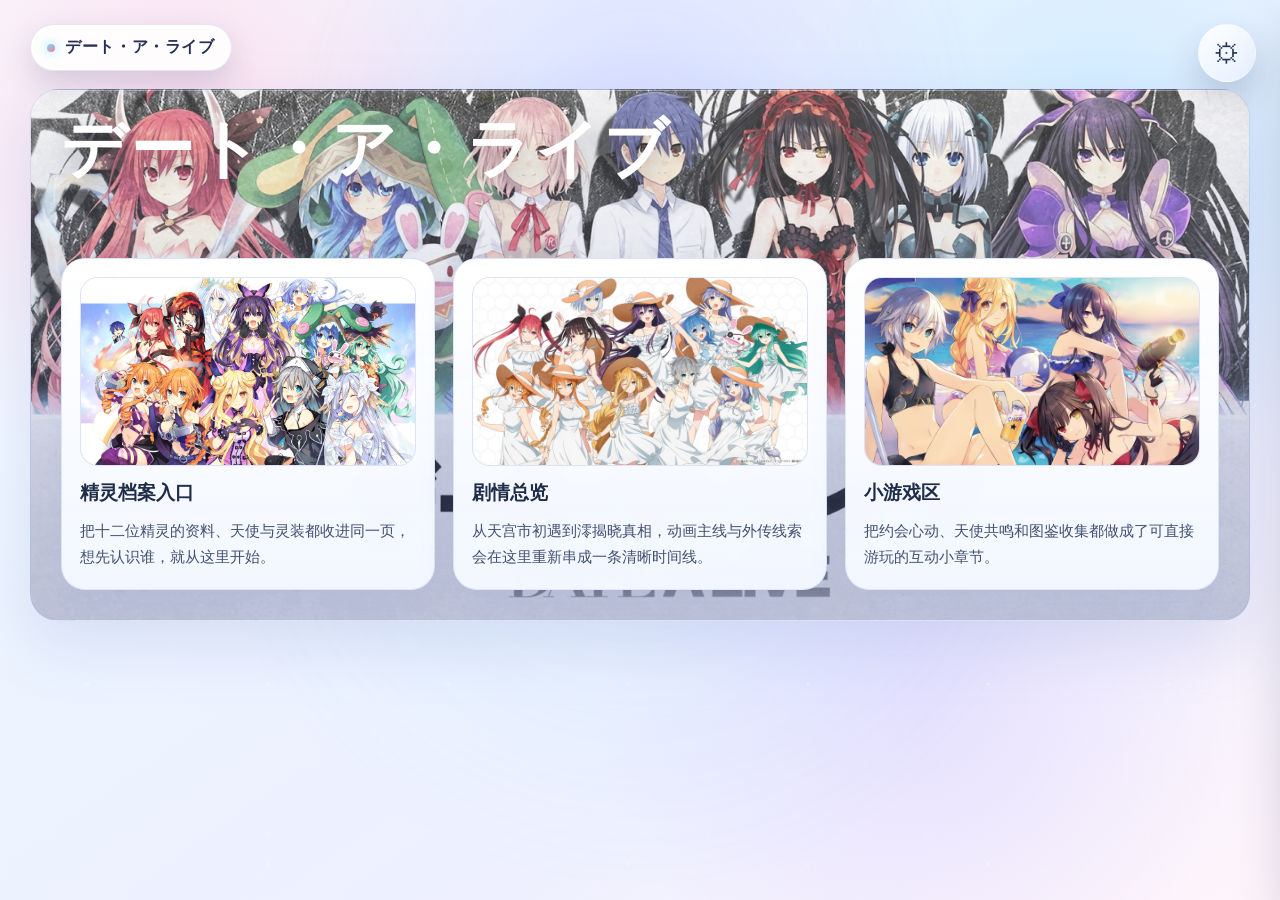
<file: index.html>
<!doctype html>
<html lang="zh-CN">
<head>
  <meta charset="UTF-8" />
  <meta name="viewport" content="width=device-width, initial-scale=1.0, viewport-fit=cover" />
  <title>デート・ア・ライブ</title>
  <link rel="icon" href="data:image/svg+xml,%3Csvg xmlns='http://www.w3.org/2000/svg' viewBox='0 0 64 64'%3E%3Cdefs%3E%3ClinearGradient id='g' x1='0' y1='0' x2='1' y2='1'%3E%3Cstop stop-color='%238c7dff'/%3E%3Cstop offset='1' stop-color='%23ff7999'/%3E%3C/linearGradient%3E%3C/defs%3E%3Crect width='64' height='64' rx='18' fill='%23090816'/%3E%3Cpath d='M14 33c8-14 18-21 31-20-8 5-11 10-10 15 6-3 12-2 15 1-5 2-9 6-13 12-4 5-11 10-23 12 4-6 5-13 0-20Z' fill='url(%23g)'/%3E%3C/svg%3E" />
  <link rel="stylesheet" href="assets/app.css?v=20260531b" />
</head>
<body data-page="home" data-default-character="kurumi">
  <div class="shell">
    <div class="topbar">
      <a class="brand" id="homeBrand" href="index.html">デート・ア・ライブ</a>
      <div style="display:flex;gap:12px;flex-wrap:wrap;">
        <button class="btn" id="soundToggle" data-state="off" hidden aria-hidden="true">音效：关</button>
      </div>
    </div>

    <header class="hero nav-hero">
      <div class="hero-grid nav-hero-grid">
        <div class="hero-copy">
          <h1 id="homeTitle">デート・ア・ライブ</h1>
          <div class="entry-grid entry-grid-three nav-entry-grid">
            <a class="entry-card nav-card" href="archive.html">
              <div class="entry-thumb portrait" data-slot="archive"></div>
              <strong id="homeArchiveTitle">精灵档案入口</strong>
              <p id="homeArchiveDesc">十二精灵的词条、天使与灵装在此展开。</p>
            </a>
            <a class="entry-card nav-card" href="timeline.html">
              <div class="entry-thumb portrait" data-slot="storyline"></div>
              <strong id="homeTimelineTitle">剧情总览</strong>
              <p id="homeTimelineDesc">从天宫市初遇到澪篇终局，主线与外传的脉络在此汇流。</p>
            </a>
            <a class="entry-card nav-card" href="games.html">
              <div class="entry-thumb portrait" data-slot="games"></div>
              <strong id="homeGamesTitle">小游戏区</strong>
              <p id="homeGamesDesc">命运选择、天使试炼与图鉴轮盘，会把今夜的相遇交给你。</p>
            </a>
          </div>
        </div>
      </div>
    </header>
  </div>

  <div class="toast" id="toast"></div>
  <script src="assets/characters.js?v=20260531b"></script>
  <script src="assets/app.js?v=20260531b"></script>
</body>
</html>
</file>
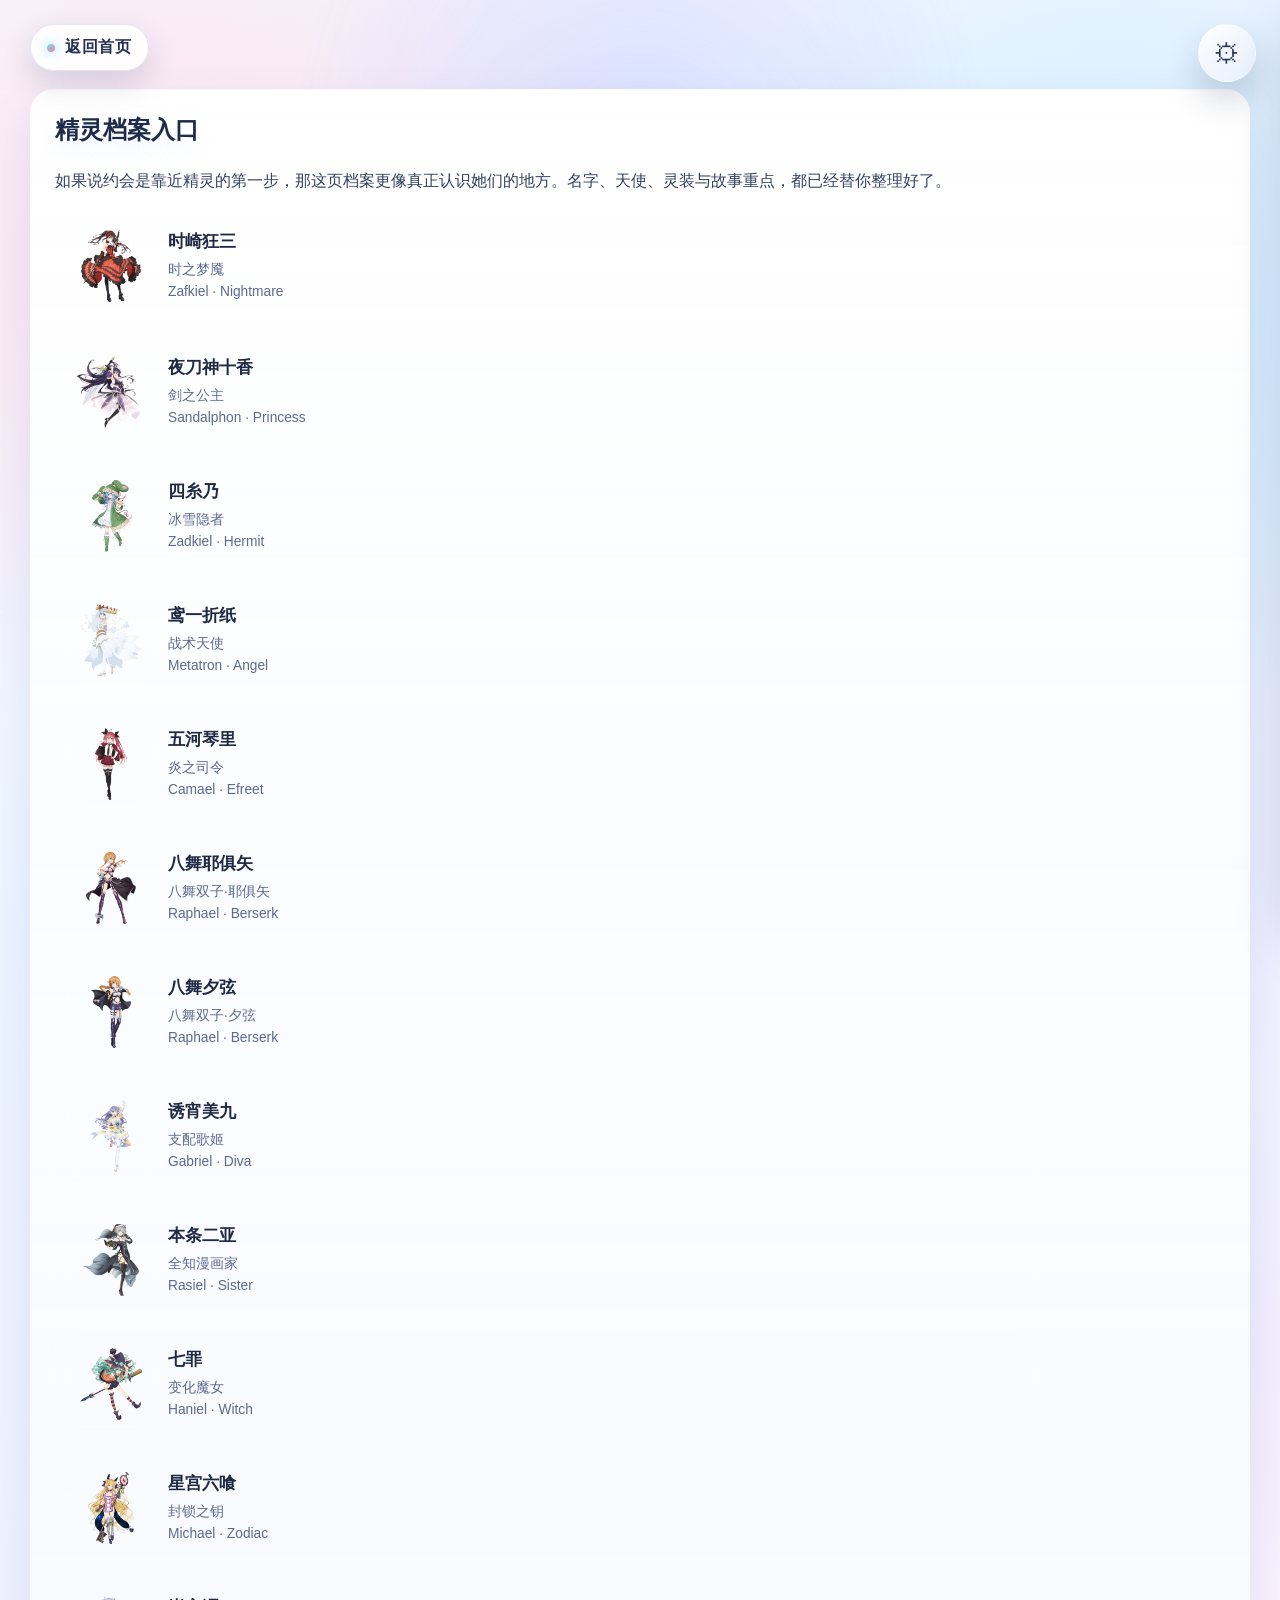
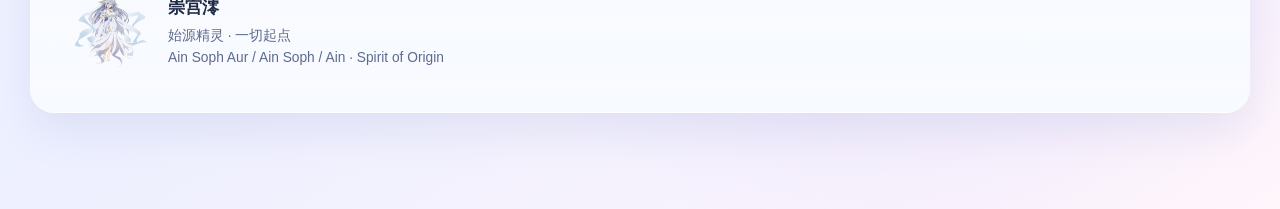
<file: archive.html>
<!doctype html>
<html lang="zh-CN">
<head>
  <meta charset="UTF-8" />
  <meta name="viewport" content="width=device-width, initial-scale=1.0, viewport-fit=cover" />
  <title>精灵档案入口 · 约会大作战</title>
  <link rel="icon" href="data:image/svg+xml,%3Csvg xmlns='http://www.w3.org/2000/svg' viewBox='0 0 64 64'%3E%3Cdefs%3E%3ClinearGradient id='g' x1='0' y1='0' x2='1' y2='1'%3E%3Cstop stop-color='%238c7dff'/%3E%3Cstop offset='1' stop-color='%23ff7999'/%3E%3C/linearGradient%3E%3C/defs%3E%3Crect width='64' height='64' rx='18' fill='%23090816'/%3E%3Cpath d='M14 33c8-14 18-21 31-20-8 5-11 10-10 15 6-3 12-2 15 1-5 2-9 6-13 12-4 5-11 10-23 12 4-6 5-13 0-20Z' fill='url(%23g)'/%3E%3C/svg%3E" />
  <link rel="stylesheet" href="assets/app.css?v=20260531b" />
</head>
<body data-page="archive" data-default-character="kurumi">
  <div class="shell">
    <div class="topbar">
      <a class="brand" id="archiveBackLink" href="index.html">返回首页</a>
      <div style="display:flex;gap:12px;flex-wrap:wrap;">
        <button class="btn" id="soundToggle" data-state="off" hidden aria-hidden="true">音效：关</button>
      </div>
    </div>
    <section class="panel">
      <h1 id="archiveTitle">精灵档案入口</h1>
      <p class="lead" id="archiveLead">十二位精灵的名字都停驻在这里。选中她们之后，便能看见更完整的设定、形态与故事线索。</p>
      <div class="dossier-grid archive-only-grid" id="dossierGrid"></div>
    </section>
  </div>
  <div class="toast" id="toast"></div>
  <script src="assets/characters.js?v=20260531b"></script>
  <script src="assets/app.js?v=20260531b"></script>
</body>
</html>
</file>
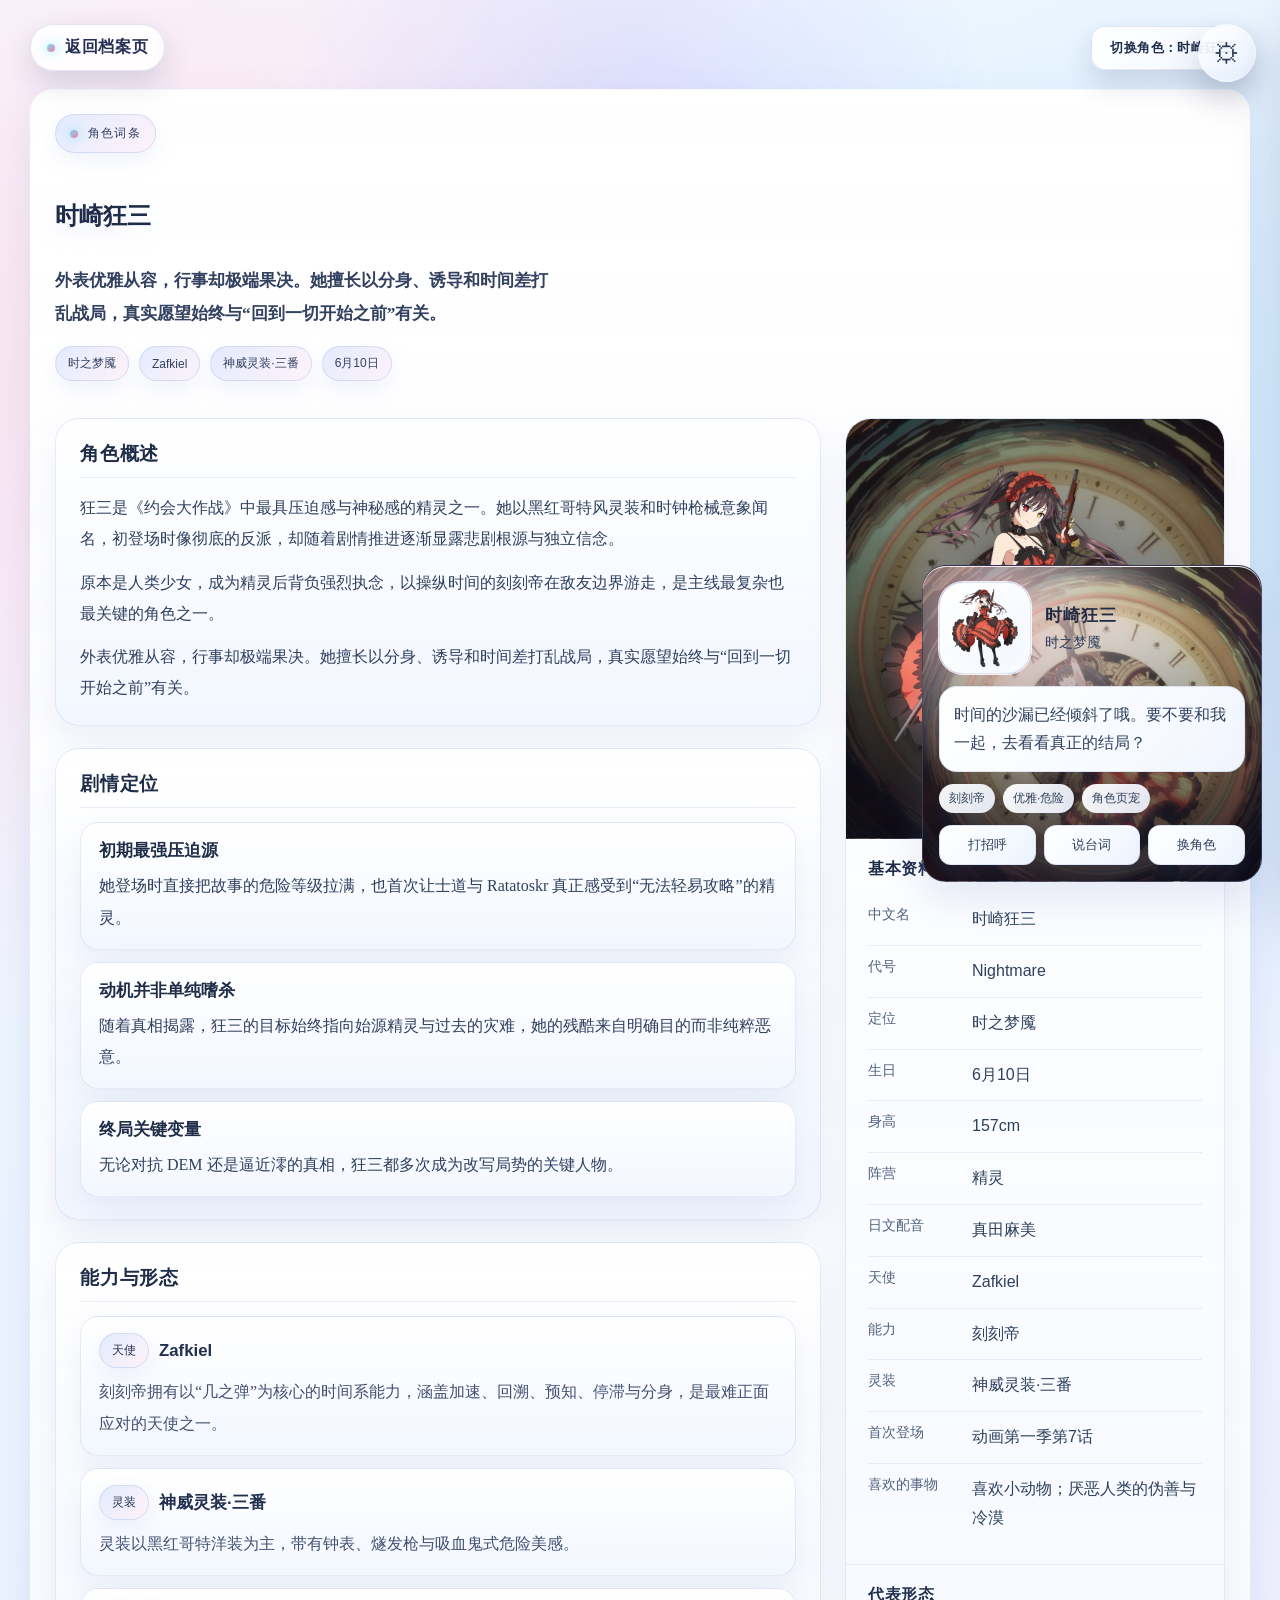
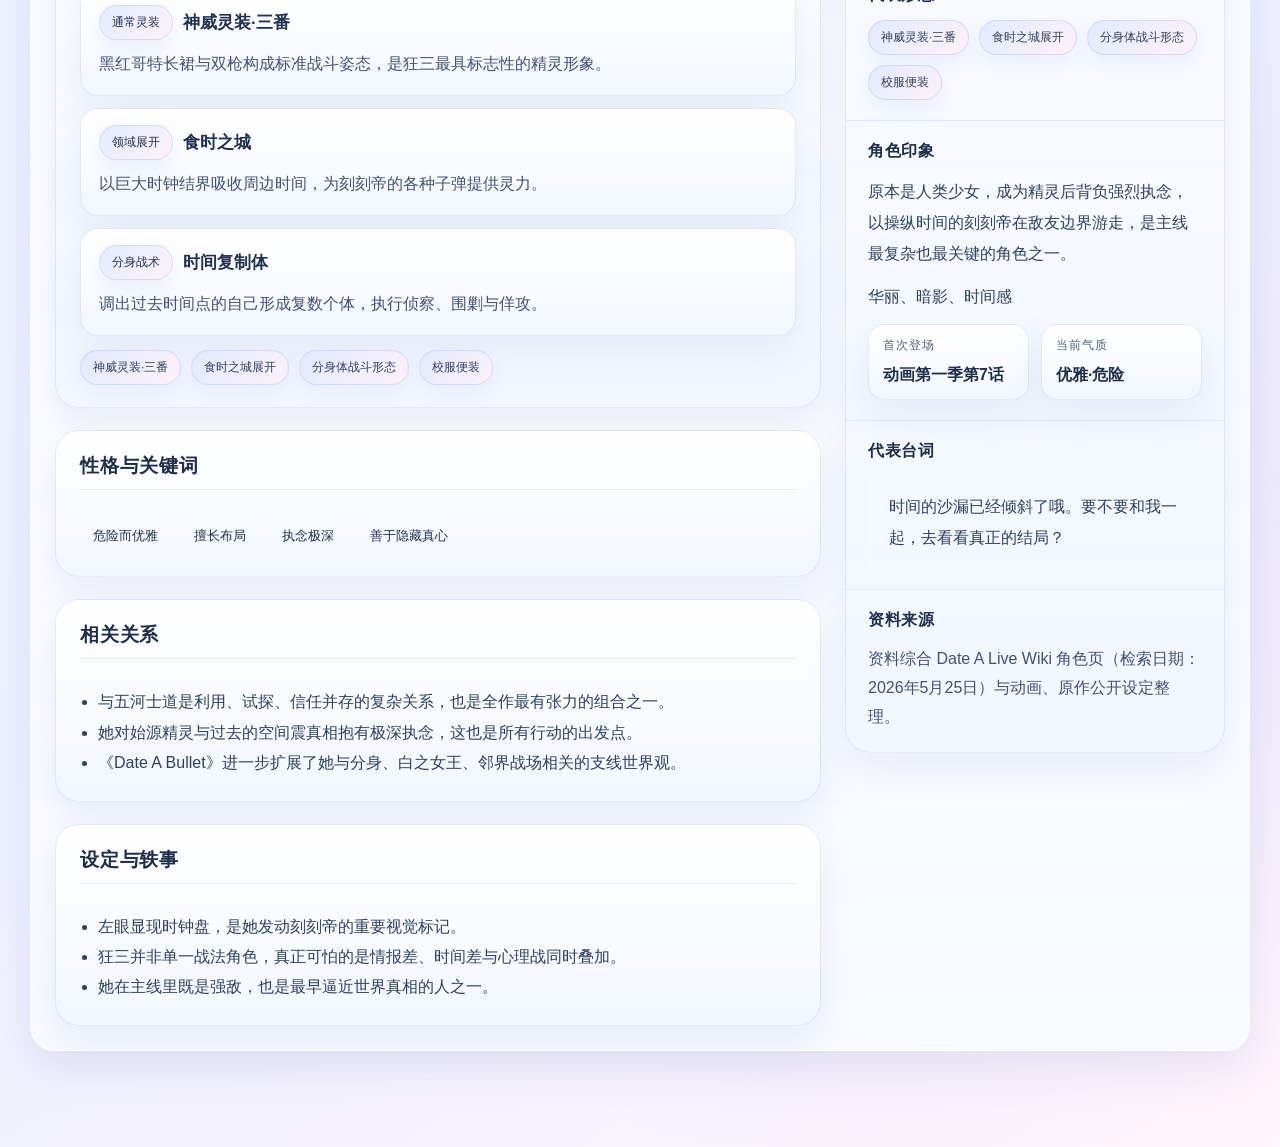
<file: character.html>
<!doctype html>
<html lang="zh-CN">
<head>
  <meta charset="UTF-8" />
  <meta name="viewport" content="width=device-width, initial-scale=1.0, viewport-fit=cover" />
  <title>角色详情 · 约会大作战</title>
  <link rel="icon" href="data:image/svg+xml,%3Csvg xmlns='http://www.w3.org/2000/svg' viewBox='0 0 64 64'%3E%3Cdefs%3E%3ClinearGradient id='g' x1='0' y1='0' x2='1' y2='1'%3E%3Cstop stop-color='%238c7dff'/%3E%3Cstop offset='1' stop-color='%23ff7999'/%3E%3C/linearGradient%3E%3C/defs%3E%3Crect width='64' height='64' rx='18' fill='%23090816'/%3E%3Cpath d='M14 33c8-14 18-21 31-20-8 5-11 10-10 15 6-3 12-2 15 1-5 2-9 6-13 12-4 5-11 10-23 12 4-6 5-13 0-20Z' fill='url(%23g)'/%3E%3C/svg%3E" />
  <link rel="stylesheet" href="assets/app.css?v=20260531b" />
</head>
<body data-page="character">
  <div class="shell">
    <div class="topbar">
      <a class="brand" id="characterBackLink" href="archive.html">返回档案页</a>
      <div style="display:flex;gap:12px;flex-wrap:wrap;">
        <button class="btn" id="cycleRole">切换角色</button>
        <button class="btn" id="soundToggle" data-state="off" hidden aria-hidden="true">音效：关</button>
      </div>
    </div>
    <section class="panel character-stage" id="characterPage">
      <header class="character-wiki-hero">
        <div class="character-wiki-hero__copy">
          <div class="badge" id="heroBadge">角色词条</div>
          <div class="character-title-block">
            <p class="character-kicker" id="characterCodenameLine">Nightmare / 时之梦魇</p>
            <h1 id="characterName">时崎狂三</h1>
            <p class="subtitle" id="characterProfile">时间能力与复杂立场让她始终游走在战局中心。</p>
          </div>
          <div class="hero-actions character-meta-row" id="characterMeta">
            <span class="tag">时之梦魇</span>
            <span class="tag">刻刻帝</span>
            <span class="tag">6月10日</span>
          </div>
        </div>
      </header>
      <div class="character-wiki-layout">
        <article class="character-wiki-main">
          <section class="wiki-section">
            <h2 id="sectionOverviewTitle">角色概述</h2>
            <div class="wiki-paragraphs" id="characterLead">
              <p>每位精灵都在战斗、日常与情感之间留下了独一无二的轨迹。</p>
            </div>
          </section>
          <section class="wiki-section">
            <h2 id="sectionStoryTitle">剧情定位</h2>
            <div class="wiki-story-list" id="characterStoryFocus"></div>
          </section>
          <section class="wiki-section">
            <h2 id="sectionFormsTitle">能力与形态</h2>
            <div class="wiki-stack" id="characterFormsDetail"></div>
            <div class="wiki-tag-panel wiki-tag-panel--forms" id="characterOtherForms"></div>
          </section>
          <section class="wiki-section">
            <h2 id="sectionPersonalityTitle">性格与关键词</h2>
            <div class="chip-cloud wiki-chip-cloud" id="characterPersonality"></div>
          </section>
          <section class="wiki-section">
            <h2 id="sectionRelationsTitle">相关关系</h2>
            <ul class="info-list wiki-list" id="characterRelationships"></ul>
          </section>
          <section class="wiki-section">
            <h2 id="sectionTriviaTitle">设定与轶事</h2>
            <ul class="info-list wiki-list" id="characterTrivia"></ul>
          </section>
        </article>
        <aside class="character-wiki-side">
          <section class="character-infobox">
            <div class="character-infobox__visual hero-art character-art" id="characterArt">
              <img class="hero-figure" id="heroFigure" src="assets/characters/kurumi.png" alt="角色立绘" />
            </div>
            <div class="character-infobox__section">
              <h3 id="infoboxProfileTitle">基本资料</h3>
              <dl class="wiki-infobox-list" id="characterProfileList"></dl>
            </div>
            <div class="character-infobox__section">
              <h3 id="infoboxFormsTitle">代表形态</h3>
              <div class="wiki-tag-panel wiki-tag-panel--forms" id="characterFormsChips"></div>
            </div>
            <div class="character-infobox__section">
              <h3 id="infoboxDetailTitle">角色印象</h3>
              <div class="wiki-note-box" id="characterDetail"></div>
            </div>
            <div class="character-infobox__section">
              <h3 id="infoboxQuoteTitle">代表台词</h3>
              <blockquote class="wiki-quote" id="characterQuote">时间的沙漏已经倾斜了哦，要和我一起看看结局吗？</blockquote>
            </div>
            <div class="character-infobox__section">
              <h3 id="infoboxSourceTitle">资料来源</h3>
              <div class="character-source-note" id="characterSource">Date A Live Wiki 与动画公开设定</div>
            </div>
          </section>
        </aside>
      </div>
    </section>
  </div>

  <aside class="pet" id="petDock">
    <div class="pet-wrap themed-pet">
      <div class="pet-head">
        <div class="pet-avatar"><img id="petAvatar" src="assets/characters/kurumi.png" alt="页宠角色图" /></div>
        <div class="pet-info">
          <div class="pet-name" id="petName">时崎狂三</div>
          <div class="pet-role" id="petRole">时之精灵 · 神秘华丽</div>
        </div>
      </div>
      <div class="bubble" id="petBubble">时间的沙漏已经倾斜了哦，要和我一起看看结局吗？</div>
      <div class="pet-meta">
        <span class="pet-chip" id="petAbilityChip">刻刻帝</span>
        <span class="pet-chip" id="petMood">待机中</span>
        <span class="pet-chip" id="petModeChip">角色页宠</span>
      </div>
      <div class="pet-actions">
        <button class="pet-mini-btn" id="petWaveBtn" type="button" data-say="wave">打招呼</button>
        <button class="pet-mini-btn" id="petQuoteBtn" type="button" data-say="quote">说台词</button>
        <button class="pet-mini-btn" id="petSwitchBtn" type="button" data-say="switch">换角色</button>
      </div>
    </div>
  </aside>
  <div class="toast" id="toast"></div>
  <script src="assets/characters.js?v=20260531b"></script>
  <script src="assets/app.js?v=20260531b"></script>
</body>
</html>
</file>
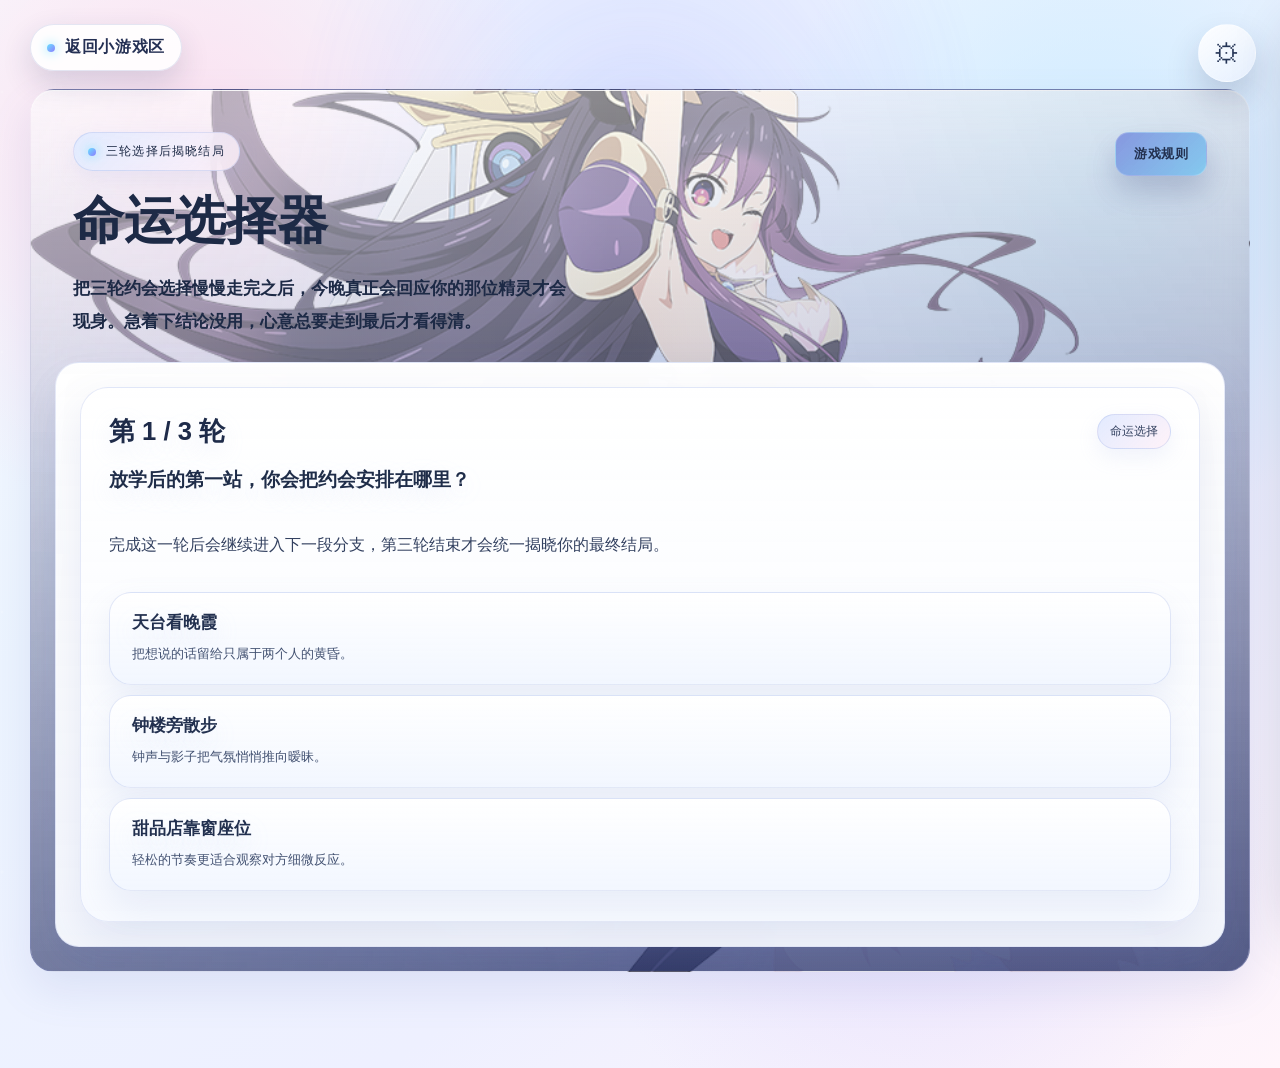
<file: game.html>
<!doctype html>
<html lang="zh-CN">
<head>
  <meta charset="UTF-8" />
  <meta name="viewport" content="width=device-width, initial-scale=1.0, viewport-fit=cover" />
  <title>游戏详情 · 约会大作战</title>
  <link rel="icon" href="data:image/svg+xml,%3Csvg xmlns='http://www.w3.org/2000/svg' viewBox='0 0 64 64'%3E%3Cdefs%3E%3ClinearGradient id='g' x1='0' y1='0' x2='1' y2='1'%3E%3Cstop stop-color='%238c7dff'/%3E%3Cstop offset='1' stop-color='%23ff7999'/%3E%3C/linearGradient%3E%3C/defs%3E%3Crect width='64' height='64' rx='18' fill='%23090816'/%3E%3Cpath d='M14 33c8-14 18-21 31-20-8 5-11 10-10 15 6-3 12-2 15 1-5 2-9 6-13 12-4 5-11 10-23 12 4-6 5-13 0-20Z' fill='url(%23g)'/%3E%3C/svg%3E" />
  <link rel="stylesheet" href="assets/app.css?v=20260531b" />
</head>
<body data-page="game">
  <div class="shell">
    <div class="topbar">
      <a class="brand" id="gameBackLink" href="games.html">返回小游戏区</a>
      <div style="display:flex;gap:12px;flex-wrap:wrap;">
        <button class="btn" id="soundToggle" data-state="off" hidden aria-hidden="true">音效：关</button>
      </div>
    </div>
    <section class="panel game-stage-panel" id="gamePage">
      <div class="game-stage-head">
        <div class="game-stage-copy">
          <div class="badge" id="gameBadge">小游戏</div>
          <h1 id="gameTitle">命运选择器</h1>
          <p class="subtitle" id="gameSummary">在不同精灵之间做选择，推进好感与剧情倾向。</p>
        </div>
        <div class="hero-actions">
          <button class="btn" type="button" id="openRules">游戏规则</button>
        </div>
      </div>
      <div class="panel game-stage-board" id="gameBoard"></div>
    </section>
  </div>
  <div class="modal-shell" id="rulesModal" hidden>
    <div class="modal-card">
      <button class="modal-close" type="button" data-close-modal="rulesModal" aria-label="关闭">×</button>
      <div class="detail-top">
        <h3 id="rulesTitle">游戏规则</h3>
        <span class="tag">规则说明</span>
      </div>
      <ul class="info-list" id="gameRules"></ul>
    </div>
  </div>
  <div class="modal-shell" id="resultModal" hidden>
    <div class="modal-card">
      <button class="modal-close" type="button" data-close-modal="resultModal" aria-label="关闭">×</button>
      <div class="detail-top">
        <h3 id="resultTitle">结果</h3>
        <span class="tag">结果展示</span>
      </div>
      <div class="modal-result" id="resultBody"></div>
    </div>
  </div>
  <div class="toast" id="toast"></div>
  <script src="assets/characters.js?v=20260531b"></script>
  <script src="assets/app.js?v=20260531b"></script>
</body>
</html>
</file>
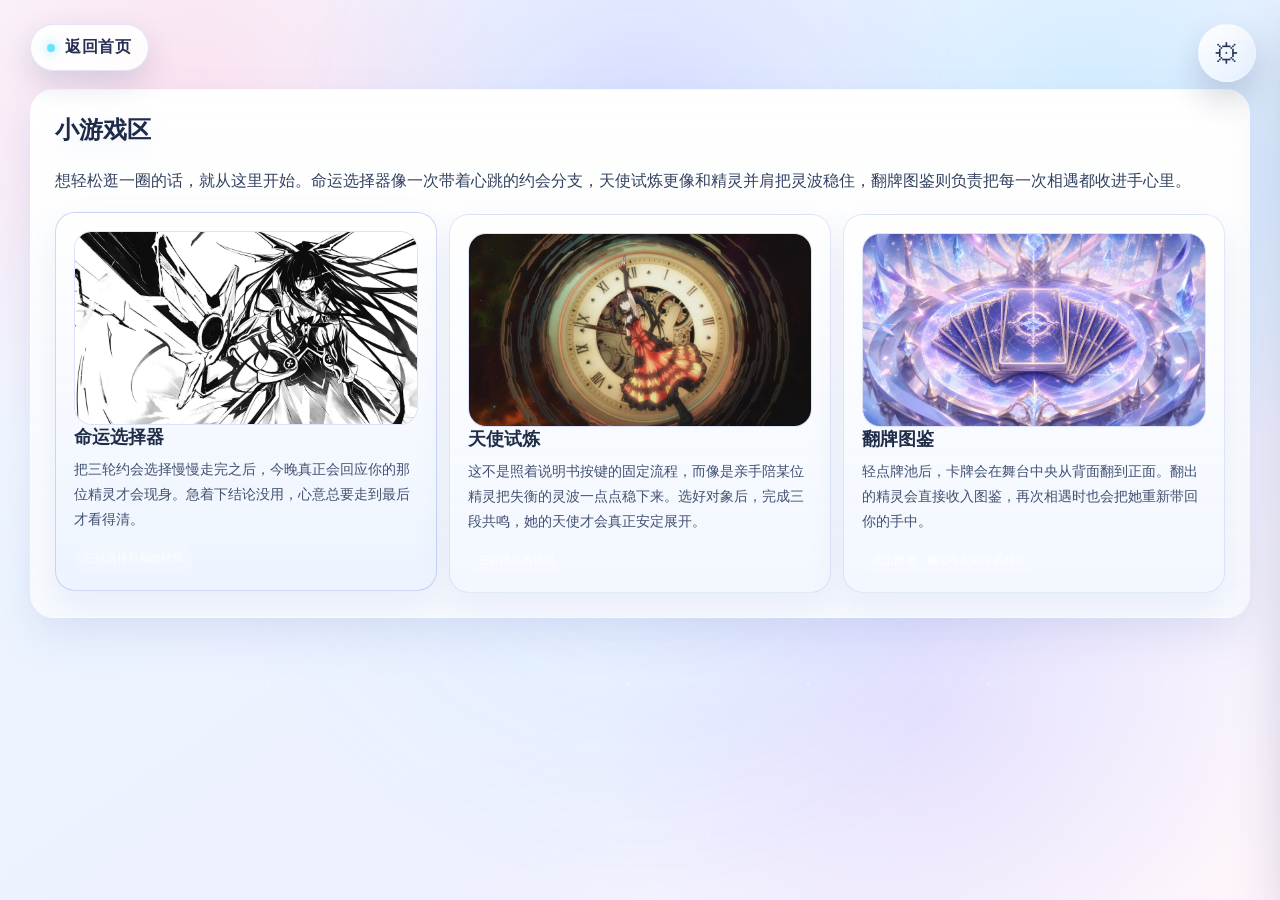
<file: games.html>
<!doctype html>
<html lang="zh-CN">
<head>
  <meta charset="UTF-8" />
  <meta name="viewport" content="width=device-width, initial-scale=1.0, viewport-fit=cover" />
  <title>小游戏区 · 约会大作战</title>
  <link rel="icon" href="data:image/svg+xml,%3Csvg xmlns='http://www.w3.org/2000/svg' viewBox='0 0 64 64'%3E%3Cdefs%3E%3ClinearGradient id='g' x1='0' y1='0' x2='1' y2='1'%3E%3Cstop stop-color='%238c7dff'/%3E%3Cstop offset='1' stop-color='%23ff7999'/%3E%3C/linearGradient%3E%3C/defs%3E%3Crect width='64' height='64' rx='18' fill='%23090816'/%3E%3Cpath d='M14 33c8-14 18-21 31-20-8 5-11 10-10 15 6-3 12-2 15 1-5 2-9 6-13 12-4 5-11 10-23 12 4-6 5-13 0-20Z' fill='url(%23g)'/%3E%3C/svg%3E" />
  <link rel="stylesheet" href="assets/app.css?v=20260531b" />
</head>
<body data-page="games" data-default-character="yoshino">
  <div class="shell">
    <div class="topbar">
      <a class="brand" id="gamesBackLink" href="index.html">返回首页</a>
      <div style="display:flex;gap:12px;flex-wrap:wrap;">
        <button class="btn" id="soundToggle" data-state="off" hidden aria-hidden="true">音效：关</button>
      </div>
    </div>
    <section class="panel">
      <h1 id="gamesHubTitle">小游戏区</h1>
      <p class="lead" id="gamesHubLead">命运的指针、天使的节奏与图鉴的微光，都会在这一夜给出不同的回应。</p>
      <div class="games" id="gameGrid"></div>
    </section>
  </div>
  <div class="toast" id="toast"></div>
  <script src="assets/characters.js?v=20260531b"></script>
  <script src="assets/app.js?v=20260531b"></script>
</body>
</html>
</file>
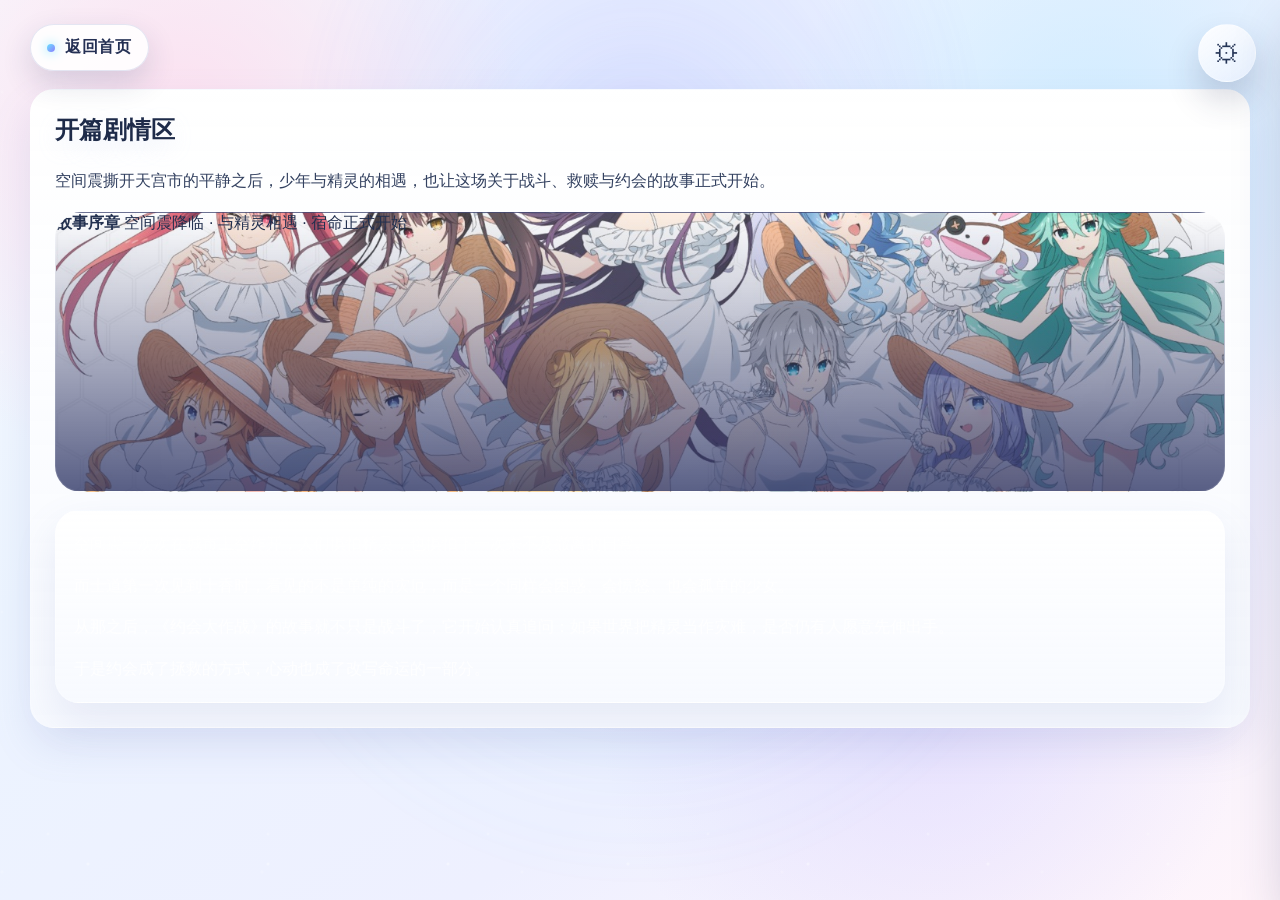
<file: story.html>
<!doctype html>
<html lang="zh-CN">
<head>
  <meta charset="UTF-8" />
  <meta name="viewport" content="width=device-width, initial-scale=1.0, viewport-fit=cover" />
  <title>开篇剧情区 · 约会大作战</title>
  <link rel="icon" href="data:image/svg+xml,%3Csvg xmlns='http://www.w3.org/2000/svg' viewBox='0 0 64 64'%3E%3Cdefs%3E%3ClinearGradient id='g' x1='0' y1='0' x2='1' y2='1'%3E%3Cstop stop-color='%238c7dff'/%3E%3Cstop offset='1' stop-color='%23ff7999'/%3E%3C/linearGradient%3E%3C/defs%3E%3Crect width='64' height='64' rx='18' fill='%23090816'/%3E%3Cpath d='M14 33c8-14 18-21 31-20-8 5-11 10-10 15 6-3 12-2 15 1-5 2-9 6-13 12-4 5-11 10-23 12 4-6 5-13 0-20Z' fill='url(%23g)'/%3E%3C/svg%3E" />
  <link rel="stylesheet" href="assets/app.css?v=20260531b" />
</head>
<body data-page="story" data-default-character="tohka">
  <div class="shell">
    <div class="topbar">
      <a class="brand" id="storyBackLink" href="index.html">返回首页</a>
      <div style="display:flex;gap:12px;flex-wrap:wrap;">
        <button class="btn" id="soundToggle" data-state="off" hidden aria-hidden="true">背景音：关</button>
      </div>
    </div>
    <section class="panel">
      <h1 id="storyTitle">开篇剧情区</h1>
      <p class="lead" id="storyLead">空间震撕开天宫市的平静之后，少年与精灵的相遇，也让这场关于战斗、救赎与约会的故事正式开始。</p>
      <div class="hero-art timeline-axis story-banner" style="margin-bottom:18px;">
        <div class="hero-glow">
          <strong id="storyHeroTitle">故事序章</strong>
          <span id="storyHeroSub">空间震降临 · 与精灵相遇 · 宿命正式开始</span>
        </div>
      </div>
      <div class="panel" style="padding:18px;">
        <div id="storyIntroLines" style="display:grid;gap:12px;line-height:1.85;color:rgba(255,255,255,0.88);">
          <span>浩瀚宇宙裂隙骤然敞开，未知精灵踏临人间。</span>
          <span>突如其来的精灵灾害席卷大地，平静的日常轰然破碎。</span>
          <span>神秘力量搅动时空，人类世界迎来全新危机与奇遇。</span>
          <span>少年与精灵的邂逅就此开启，宿命的故事，在此刻正式拉开帷幕。</span>
        </div>
      </div>
    </section>
  </div>

  <div class="toast" id="toast"></div>
  <script src="assets/characters.js?v=20260531b"></script>
  <script src="assets/app.js?v=20260531b"></script>
</body>
</html>
</file>
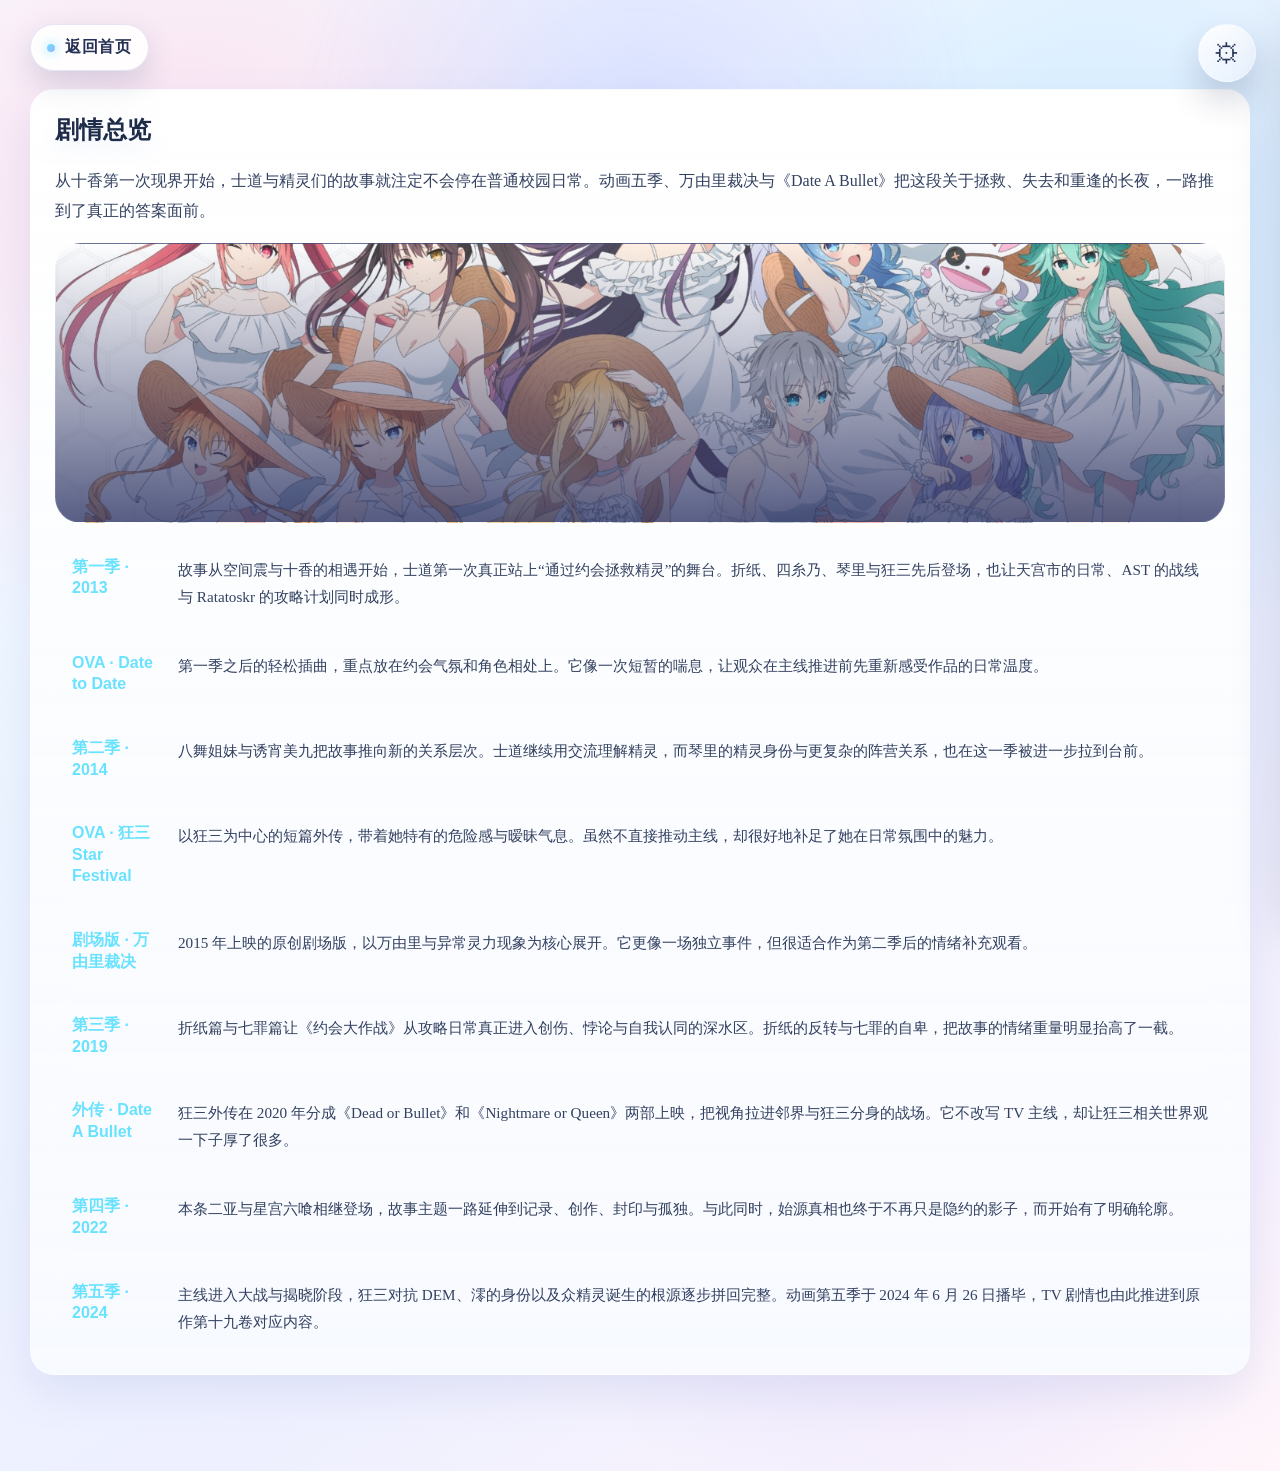
<file: timeline.html>
<!doctype html>
<html lang="zh-CN">
<head>
  <meta charset="UTF-8" />
  <meta name="viewport" content="width=device-width, initial-scale=1.0, viewport-fit=cover" />
  <title>剧情总览 · デート・ア・ライブ</title>
  <link rel="icon" href="data:image/svg+xml,%3Csvg xmlns='http://www.w3.org/2000/svg' viewBox='0 0 64 64'%3E%3Cdefs%3E%3ClinearGradient id='g' x1='0' y1='0' x2='1' y2='1'%3E%3Cstop stop-color='%238c7dff'/%3E%3Cstop offset='1' stop-color='%23ff7999'/%3E%3C/linearGradient%3E%3C/defs%3E%3Crect width='64' height='64' rx='18' fill='%23090816'/%3E%3Cpath d='M14 33c8-14 18-21 31-20-8 5-11 10-10 15 6-3 12-2 15 1-5 2-9 6-13 12-4 5-11 10-23 12 4-6 5-13 0-20Z' fill='url(%23g)'/%3E%3C/svg%3E" />
  <link rel="stylesheet" href="assets/app.css?v=20260531b" />
</head>
<body data-page="timeline" data-default-character="mio">
  <div class="shell">
    <div class="topbar">
      <a class="brand" id="timelineBackLink" href="index.html">返回首页</a>
      <div style="display:flex;gap:12px;flex-wrap:wrap;">
        <button class="btn" id="soundToggle" data-state="off" hidden aria-hidden="true">音效：关</button>
      </div>
    </div>
    <section class="panel">
      <h1 id="timelineTitle">剧情总览</h1>
      <p class="lead" id="timelineLead">从十香降临的那场空间震开始，直到澪揭晓一切真相，五季动画、剧场版与《Date A Bullet》共同拼出这段约会与战争交织的长夜。</p>
      <div class="hero-art timeline-axis story-banner" style="margin-bottom:18px;"></div>
      <div class="timeline-grid" id="timelineGrid"></div>
    </section>
  </div>
  <div class="toast" id="toast"></div>
  <script src="assets/characters.js?v=20260531b"></script>
  <script src="assets/app.js?v=20260531b"></script>
</body>
</html>
</file>
<file: assets/app.css>
:root {
  --bg: #eef3ff;
  --panel: rgba(25, 31, 68, 0.66);
  --text: #f8fbff;
  --muted: rgba(240, 244, 255, 0.8);
  --line: rgba(255, 255, 255, 0.18);
  --accent: #8c7dff;
  --accent-soft: rgba(140, 125, 255, 0.26);
  --accent-2: #ff7999;
  --accent-3: #69e2ff;
  --shadow: 0 28px 80px rgba(33, 42, 86, 0.24);
  --look-x: 0px;
  --look-y: 0px;
  --scroll-shift: 0px;
  --pet-glow: rgba(140, 125, 255, 0.42);
  --font-ui: "Trebuchet MS", "Segoe UI", "PingFang SC", "Microsoft YaHei", sans-serif;
  --font-display: "Georgia", "Times New Roman", "STZhongsong", serif;
  --font-reading: "Palatino Linotype", "Book Antiqua", "PingFang SC", "Microsoft YaHei", serif;
  --font-accent: "Candara", "Segoe UI", "PingFang SC", sans-serif;
  --topbar-btn-bg: rgba(255, 255, 255, 0.9);
  --topbar-btn-text: #243355;
  --drawer-panel: rgba(255, 250, 255, 0.96);
  --drawer-text: #22304f;
  --drawer-line: rgba(98, 116, 182, 0.18);
  --drawer-shadow: 0 28px 56px rgba(37, 45, 89, 0.28);
  --title-shadow: 0 12px 28px rgba(7, 12, 32, 0.22);
  --copy-shadow: 0 2px 16px rgba(8, 12, 30, 0.22);
  --scrollbar-track: rgba(255, 255, 255, 0.08);
  --scrollbar-thumb: linear-gradient(180deg, rgba(141, 156, 255, 0.92), rgba(109, 213, 255, 0.76));
}

* { box-sizing: border-box; }
html {
  scroll-behavior: smooth;
  scrollbar-color: rgba(141, 156, 255, 0.72) rgba(255, 255, 255, 0.08);
}
body {
  margin: 0;
  min-height: 100vh;
  min-height: 100dvh;
  color: var(--text);
  font-family: var(--font-ui);
  text-rendering: optimizeLegibility;
  -webkit-font-smoothing: antialiased;
  -moz-osx-font-smoothing: grayscale;
  background:
    radial-gradient(circle at 12% 12%, rgba(255, 202, 229, 0.7), transparent 26%),
    radial-gradient(circle at 88% 16%, rgba(162, 226, 255, 0.72), transparent 24%),
    radial-gradient(circle at 72% 78%, rgba(186, 176, 255, 0.48), transparent 28%),
    linear-gradient(140deg, #f3f7ff 0%, #dceaff 38%, #d7d6ff 68%, #f6e6f2 100%);
  overflow-x: hidden;
}
body[data-mode="night"] {
  --bg: #10152e;
  --panel: rgba(20, 24, 52, 0.74);
  --text: #f8fbff;
  --muted: rgba(222, 229, 255, 0.82);
  --line: rgba(255, 255, 255, 0.14);
  --shadow: 0 30px 84px rgba(8, 12, 34, 0.42);
  --topbar-btn-bg: rgba(24, 31, 64, 0.9);
  --topbar-btn-text: #eef4ff;
  --drawer-panel: rgba(17, 22, 46, 0.96);
  --drawer-text: #eef4ff;
  --drawer-line: rgba(255, 255, 255, 0.12);
  --drawer-shadow: 0 24px 50px rgba(4, 8, 24, 0.45);
  --title-shadow: 0 16px 34px rgba(4, 8, 24, 0.46);
  --copy-shadow: 0 3px 18px rgba(4, 8, 24, 0.34);
  --scrollbar-track: rgba(255, 255, 255, 0.05);
  --scrollbar-thumb: linear-gradient(180deg, rgba(120, 132, 255, 0.86), rgba(108, 200, 255, 0.62));
  background:
    radial-gradient(circle at 14% 18%, rgba(109, 119, 255, 0.28), transparent 26%),
    radial-gradient(circle at 84% 20%, rgba(86, 199, 255, 0.18), transparent 24%),
    radial-gradient(circle at 76% 74%, rgba(252, 124, 189, 0.16), transparent 24%),
    linear-gradient(145deg, #0d1229 0%, #151b3f 36%, #1a234f 68%, #261a46 100%);
}
body[data-mode="day"] {
  --panel: rgba(255, 255, 255, 0.8);
  --text: #1f2a45;
  --muted: rgba(72, 85, 126, 0.88);
  --line: rgba(144, 162, 221, 0.26);
  --shadow: 0 24px 60px rgba(96, 114, 182, 0.18);
  --topbar-btn-bg: rgba(255, 255, 255, 0.98);
  --topbar-btn-text: #22304f;
  --title-shadow: 0 10px 24px rgba(180, 194, 236, 0.22);
  --copy-shadow: none;
  background:
    radial-gradient(circle at 14% 14%, rgba(255, 214, 233, 0.72), transparent 26%),
    radial-gradient(circle at 86% 18%, rgba(192, 232, 255, 0.72), transparent 24%),
    radial-gradient(circle at 72% 78%, rgba(218, 209, 255, 0.52), transparent 28%),
    linear-gradient(145deg, #f7fbff 0%, #ecf4ff 34%, #eef0ff 68%, #fff5fb 100%);
}
body::before,
body::after {
  content: "";
  position: fixed;
  inset: -10%;
  pointer-events: none;
  z-index: -1;
}
body::before {
  background:
    radial-gradient(circle at 20% 30%, rgba(255, 255, 255, 0.7) 0 1px, transparent 2px) 0 0 / 180px 180px,
    radial-gradient(circle at 80% 20%, rgba(255, 255, 255, 0.46) 0 1px, transparent 2px) 0 0 / 220px 220px,
    radial-gradient(circle at 50% 70%, rgba(255, 255, 255, 0.38) 0 1px, transparent 2px) 0 0 / 260px 260px;
  opacity: 0.5;
  animation: starDrift 28s linear infinite;
}
body::after {
  background:
    radial-gradient(circle at 50% 20%, rgba(123, 121, 255, 0.22), transparent 30%),
    radial-gradient(circle at 50% 50%, rgba(127, 235, 255, 0.14), transparent 48%);
  transform: translate3d(0, calc(var(--scroll-shift) * 0.18), 0);
  opacity: 0.82;
  filter: blur(16px);
}
*::-webkit-scrollbar {
  width: 10px;
  height: 10px;
}
*::-webkit-scrollbar-track {
  background: var(--scrollbar-track);
  border-radius: 999px;
}
*::-webkit-scrollbar-thumb {
  background: var(--scrollbar-thumb);
  border-radius: 999px;
  border: 2px solid transparent;
  background-clip: padding-box;
}
*::-webkit-scrollbar-corner {
  background: transparent;
}

.shell { width: min(1220px, calc(100vw - 28px)); margin: 0 auto; padding: 24px 0 96px; }
.panel {
  border-radius: 24px;
  padding: 24px;
  background: linear-gradient(180deg, rgba(255,255,255,0.08), transparent 120%), var(--panel);
  border: 1px solid rgba(255,255,255,0.08);
  box-shadow: var(--shadow);
  backdrop-filter: blur(18px);
}
.panel h1, .panel h2, .panel h3, .hero h1 {
  margin-top: 0;
  font-family: var(--font-display);
  font-weight: 700;
  text-shadow: var(--title-shadow);
}
.panel .lead {
  color: rgba(248, 251, 255, 0.92);
  line-height: 1.9;
  text-shadow: var(--copy-shadow);
  font-size: 1rem;
}
.panel p,
.play-note,
.result-scene__copy p,
.result-frame__body p,
.wiki-paragraphs p,
.wiki-note-box p,
.wiki-stack-item p,
.wiki-story-item p,
.timeline-item p,
.entry-card p,
.game-card p {
  font-family: var(--font-reading);
}

.topbar {
  display: flex;
  justify-content: space-between;
  align-items: center;
  gap: 16px;
  margin-bottom: 18px;
  position: relative;
  z-index: 6;
}
.brand {
  display: inline-flex;
  align-items: center;
  gap: 10px;
  padding: 12px 16px;
  border-radius: 999px;
  background: rgba(255,255,255,0.88);
  border: 1px solid rgba(120, 136, 196, 0.2);
  color: #253054;
  text-decoration: none;
  box-shadow: 0 12px 30px rgba(39, 47, 92, 0.16);
  font-weight: 700;
  font-family: var(--font-accent);
  letter-spacing: .04em;
}
.brand::before {
  content: "";
  width: 8px;
  height: 8px;
  border-radius: 50%;
  background: linear-gradient(135deg, var(--accent-3), var(--accent));
  box-shadow: 0 0 12px var(--accent-3);
}

.settings-fab {
  position: fixed;
  top: 24px;
  right: 24px;
  width: 58px;
  height: 58px;
  border: 1px solid rgba(255, 255, 255, 0.28);
  border-radius: 50%;
  background: linear-gradient(145deg, rgba(255, 255, 255, 0.95), rgba(231, 240, 255, 0.88));
  color: #243456;
  box-shadow: 0 18px 34px rgba(34, 45, 86, 0.2);
  cursor: pointer;
  z-index: 120;
  display: grid;
  place-items: center;
  transition: transform .24s ease, box-shadow .24s ease, background .24s ease;
}
.settings-fab:hover {
  transform: translateY(-2px) scale(1.02);
  box-shadow: 0 20px 38px rgba(34, 45, 86, 0.24);
}
.settings-fab__gear {
  font-size: 1.65rem;
  line-height: 1;
  display: inline-block;
}
.settings-fab.is-opening .settings-fab__gear {
  animation: gearOpen .38s ease forwards;
}
.settings-fab.is-closing .settings-fab__gear {
  animation: gearClose .38s ease forwards;
}

.settings-overlay {
  position: fixed;
  inset: 0;
  background: rgba(14, 18, 38, 0.34);
  backdrop-filter: blur(4px);
  z-index: 115;
  opacity: 0;
  transition: opacity .24s ease;
}
.settings-overlay.is-open {
  opacity: 1;
}

.settings-drawer {
  position: fixed;
  top: 0;
  right: 0;
  width: min(380px, calc(100vw - 20px));
  height: 100vh;
  padding: 22px 18px 26px;
  background: linear-gradient(180deg, rgba(255,255,255,0.22), rgba(255,255,255,0.04)), var(--drawer-panel);
  color: var(--drawer-text);
  box-shadow: var(--drawer-shadow);
  border-left: 1px solid var(--drawer-line);
  transform: translateX(104%);
  transition: transform .28s ease;
  z-index: 125;
  display: grid;
  align-content: start;
  gap: 16px;
  overflow-y: auto;
}
.settings-drawer.is-open {
  transform: translateX(0);
}
.settings-drawer__header {
  display: flex;
  align-items: flex-start;
  justify-content: space-between;
  gap: 14px;
}
.settings-drawer__header h3 {
  margin: 6px 0 0;
  font-family: var(--font-display);
  font-size: 1.65rem;
}
.settings-kicker {
  font-family: var(--font-accent);
  letter-spacing: .12em;
  text-transform: uppercase;
  font-size: .76rem;
  color: rgba(76, 96, 160, 0.72);
}
.settings-close {
  width: 40px;
  height: 40px;
  border: 1px solid var(--drawer-line);
  border-radius: 50%;
  background: rgba(255,255,255,0.62);
  color: var(--drawer-text);
  font-size: 1.35rem;
  cursor: pointer;
}
.settings-section {
  border: 1px solid var(--drawer-line);
  border-radius: 22px;
  padding: 16px;
  background: linear-gradient(180deg, rgba(255,255,255,0.38), rgba(255,255,255,0.1));
  box-shadow: inset 0 1px 0 rgba(255,255,255,0.34);
}
.settings-section__head {
  display: flex;
  align-items: center;
  justify-content: space-between;
  gap: 10px;
  margin-bottom: 8px;
}
.settings-section__head strong,
.settings-label,
.author-card strong {
  font-family: var(--font-accent);
}
.settings-section__head strong {
  font-size: 1.08rem;
  line-height: 1.35;
  letter-spacing: .02em;
}
.settings-note,
.author-card p,
.author-card span {
  font-family: var(--font-reading);
  line-height: 1.75;
}
.settings-note {
  margin: 0 0 12px;
  color: rgba(53, 69, 110, 0.82);
  font-size: .92rem;
}
.settings-label {
  display: block;
  margin-bottom: 8px;
  color: rgba(39, 53, 92, 0.9);
  font-size: .9rem;
  font-weight: 700;
}
.settings-select {
  width: 100%;
  border: 1px solid rgba(112, 132, 196, 0.24);
  border-radius: 14px;
  background: linear-gradient(135deg, rgba(255,255,255,0.12), rgba(255,255,255,0.04));
  color: var(--drawer-text);
  padding: 12px 14px;
  font: inherit;
  display: flex;
  align-items: center;
  justify-content: space-between;
  gap: 12px;
  cursor: pointer;
  box-shadow: inset 0 1px 0 rgba(255,255,255,0.08);
}
.settings-select-wrap {
  position: relative;
  display: grid;
  gap: 0;
}
.settings-select__value {
  font-weight: 700;
  letter-spacing: .02em;
}
.settings-select__arrow {
  font-size: 1.12rem;
  opacity: 0.92;
  transition: transform .24s ease;
}
.settings-select.is-open .settings-select__arrow {
  transform: rotate(180deg);
}
.settings-select-native {
  display: none !important;
}
.settings-select-panel {
  position: static;
  display: grid;
  gap: 8px;
  padding: 0;
  margin-top: 0;
  border-radius: 18px;
  background: linear-gradient(180deg, rgba(20, 27, 58, 0.98), rgba(29, 35, 70, 0.96));
  border: 0 solid rgba(255,255,255,0.12);
  box-shadow: none;
  max-height: 0;
  overflow: hidden;
  opacity: 0;
  visibility: hidden;
  pointer-events: none;
  transform: translateY(-6px);
  transition: max-height .24s ease, opacity .22s ease, margin-top .22s ease, transform .22s ease, padding .22s ease, visibility .22s step-end;
}
.settings-select-panel.is-open {
  max-height: 420px;
  padding: 10px;
  margin-top: 10px;
  border-width: 1px;
  box-shadow: 0 22px 40px rgba(8, 12, 32, 0.28);
  opacity: 1;
  visibility: visible;
  pointer-events: auto;
  transform: translateY(0);
  animation: settingsPanelIn .18s ease;
  transition: max-height .24s ease, opacity .22s ease, margin-top .22s ease, transform .22s ease, padding .22s ease, visibility 0s linear;
}
.settings-option {
  width: 100%;
  text-align: left;
  display: grid;
  gap: 4px;
  padding: 12px 14px;
  border-radius: 14px;
  border: 1px solid rgba(255,255,255,0.08);
  background: linear-gradient(135deg, rgba(255,255,255,0.08), rgba(255,255,255,0.03));
  color: #f4f8ff;
  cursor: pointer;
  transition: transform .18s ease, border-color .18s ease, background .18s ease;
}
.settings-option:hover,
.settings-option.is-active {
  transform: translateY(-1px);
  border-color: rgba(255,255,255,0.18);
  background: linear-gradient(135deg, rgba(133, 153, 255, 0.22), rgba(255,255,255,0.07));
}
.settings-option__title {
  font-weight: 700;
  font-family: var(--font-accent);
  font-size: 1rem;
  line-height: 1.35;
}
.settings-option__desc {
  color: rgba(230, 236, 255, 0.82);
  font-size: .84rem;
  line-height: 1.55;
  font-family: var(--font-reading);
}
.settings-range {
  width: 100%;
  accent-color: var(--accent);
}
.mode-toggle {
  width: 100%;
  border: 1px solid rgba(112, 132, 196, 0.22);
  border-radius: 999px;
  background: linear-gradient(135deg, rgba(24, 30, 62, 0.92), rgba(255, 196, 130, 0.88));
  padding: 10px 14px;
  display: flex;
  align-items: center;
  justify-content: space-between;
  gap: 12px;
  cursor: pointer;
  color: #fff;
}
.mode-toggle__icon {
  font-size: 1.1rem;
  opacity: 0.95;
}
.mode-toggle__track {
  flex: 1;
  height: 38px;
  border-radius: 999px;
  background: rgba(255,255,255,0.18);
  position: relative;
  overflow: hidden;
}
.mode-toggle__thumb {
  position: absolute;
  top: 4px;
  left: 4px;
  right: auto;
  width: 30px;
  height: 30px;
  border-radius: 50%;
  display: grid;
  place-items: center;
  background: rgba(255,255,255,0.94);
  color: #1c294a;
  box-shadow: 0 8px 16px rgba(21, 28, 58, 0.2);
  transition: left .24s ease, right .24s ease, transform .24s ease;
}
body[data-mode="day"] .mode-toggle__thumb {
  left: auto;
  right: 4px;
  transform: none;
}
body[data-mode="night"] .mode-toggle__thumb {
  left: 4px;
  right: auto;
  transform: none;
}
.author-card {
  display: grid;
  gap: 10px;
}
.author-card strong {
  font-size: 1.06rem;
}
.author-card__gif {
  width: 100%;
  max-height: 154px;
  object-fit: cover;
  border-radius: 18px;
  border: 1px solid rgba(255,255,255,0.1);
  box-shadow: 0 14px 26px rgba(16, 24, 54, 0.18);
}
.author-card__title {
  display: grid;
  gap: 4px;
}
.author-card__contact {
  display: inline-flex;
  align-items: center;
  width: fit-content;
  padding: 8px 12px;
  border-radius: 999px;
  background: linear-gradient(135deg, rgba(255,255,255,0.16), rgba(255,255,255,0.05));
  border: 1px solid rgba(255,255,255,0.14);
  font-size: .88rem;
  font-family: var(--font-accent);
}
.author-card span {
  color: rgba(54, 72, 116, 0.82);
}
body[data-mode="night"] .settings-fab {
  background: linear-gradient(145deg, rgba(24, 30, 62, 0.92), rgba(46, 58, 112, 0.88));
  color: #f4f8ff;
  border-color: rgba(255,255,255,0.16);
}
body[data-mode="night"] .settings-note,
body[data-mode="night"] .settings-label,
body[data-mode="night"] .author-card span {
  color: rgba(240, 244, 255, 0.9);
}
body[data-mode="night"] .settings-close,
body[data-mode="night"] .settings-select,
body[data-mode="night"] .settings-section {
  background: rgba(255,255,255,0.06);
  color: var(--drawer-text);
}
body[data-mode="day"] .settings-select-panel {
  background: linear-gradient(180deg, rgba(73, 85, 139, 0.98), rgba(84, 96, 154, 0.96));
}
body[data-mode="day"] .settings-option {
  color: #fdfefe;
}
body[data-mode="day"] .settings-option__desc {
  color: rgba(242, 246, 255, 0.84);
}
body[data-mode="night"] .settings-select-panel {
  background: linear-gradient(180deg, rgba(18, 24, 50, 0.98), rgba(26, 32, 62, 0.96));
}
body[data-mode="night"] .settings-select,
body[data-mode="night"] .settings-option {
  border-color: rgba(255,255,255,0.12);
}
body[data-mode="day"] .play-card,
body[data-mode="day"] .game-stage-board,
body[data-mode="day"] .modal-card,
body[data-mode="day"] .angel-stage,
body[data-mode="day"] .choice-btn,
body[data-mode="day"] .route-log__item,
body[data-mode="day"] .gacha-spotlight,
body[data-mode="day"] .sigil-progress__item {
  border-color: rgba(151, 167, 223, 0.24);
}
body[data-mode="day"] .badge,
body[data-mode="day"] .tag {
  color: #22304f;
}
/* Shared day-theme surfaces */
body[data-mode="day"] .panel,
body[data-mode="day"] .play-card,
body[data-mode="day"] .game-stage-board,
body[data-mode="day"] .angel-stage,
body[data-mode="day"] .route-log__item,
body[data-mode="day"] .gacha-spotlight,
body[data-mode="day"] .sigil-progress__item {
  background:
    linear-gradient(180deg, rgba(255,255,255,0.92), rgba(246, 249, 255, 0.82)),
    rgba(255,255,255,0.88);
  color: #22304f;
  box-shadow: 0 18px 42px rgba(110, 126, 194, 0.14), inset 0 1px 0 rgba(255,255,255,0.86);
}
body[data-mode="day"] .game-stage-board,
body[data-mode="day"] .play-card,
body[data-mode="day"] .angel-stage {
  backdrop-filter: blur(12px);
}
body[data-mode="day"] .panel .lead,
body[data-mode="day"] .subtitle,
body[data-mode="day"] .play-note,
body[data-mode="day"] .timeline-item p,
body[data-mode="day"] .entry-card p,
body[data-mode="day"] .game-card p,
body[data-mode="day"] .settings-note,
body[data-mode="day"] .author-card span,
body[data-mode="day"] .author-card p {
  color: #334160;
  text-shadow: none;
}
body[data-mode="night"] .panel .lead,
body[data-mode="night"] .timeline-item p,
body[data-mode="night"] .entry-card p,
body[data-mode="night"] .game-card p,
body[data-mode="night"] .play-note,
body[data-mode="night"] .settings-note,
body[data-mode="night"] .author-card p,
body[data-mode="night"] .author-card span,
body[data-mode="night"] .flip-status,
body[data-mode="night"] .flip-stage__placeholder p {
  color: rgba(244, 247, 255, 0.9);
}
body[data-mode="day"] .panel h1,
body[data-mode="day"] .panel h2,
body[data-mode="day"] .panel h3,
body[data-mode="day"] .hero h1,
body[data-mode="day"] .game-stage-copy h1,
body[data-mode="day"] .play-top strong {
  color: #1e2b49;
  text-shadow: 0 8px 22px rgba(182, 196, 236, 0.22);
}
body[data-mode="day"] .badge,
body[data-mode="day"] .tag,
body[data-mode="day"] .pet-chip {
  background: linear-gradient(135deg, rgba(224, 233, 255, 0.92), rgba(255, 240, 248, 0.84));
  border-color: rgba(154, 171, 229, 0.3);
  color: #32405f;
  box-shadow: 0 8px 20px rgba(165, 179, 228, 0.16);
}
body[data-mode="day"] .pet-wrap {
  background:
    linear-gradient(180deg, rgba(255,255,255,0.99), rgba(235, 243, 255, 0.96)),
    rgba(255,255,255,0.96);
  border-color: rgba(128, 150, 220, 0.28);
  box-shadow:
    0 18px 38px rgba(122, 138, 198, 0.18),
    inset 0 1px 0 rgba(255,255,255,0.94);
}
body[data-mode="day"] .pet-avatar,
body[data-mode="day"] .bubble {
  background:
    linear-gradient(135deg, rgba(255,255,255,0.98), rgba(241, 246, 255, 0.94)),
    rgba(255,255,255,0.96);
  border-color: rgba(134, 155, 222, 0.24);
}
body[data-mode="day"] .pet-wrap::before {
  background:
    radial-gradient(circle at 30% 20%, color-mix(in srgb, var(--pet-glow) 36%, rgba(255,255,255,0.88)), transparent 44%);
  opacity: .92;
}
body[data-mode="day"] .pet-avatar {
  box-shadow:
    inset 0 0 24px rgba(255,255,255,0.62),
    0 0 0 1px rgba(255,255,255,0.84),
    0 0 26px color-mix(in srgb, var(--pet-glow) 40%, transparent);
}
body[data-mode="day"] .pet-role,
body[data-mode="day"] .bubble,
body[data-mode="day"] .pet-chip,
body[data-mode="day"] .pet-mini-btn {
  color: #30415f;
}
body[data-mode="day"] .pet-chip {
  background: linear-gradient(135deg, rgba(255,255,255,0.96), rgba(238, 244, 255, 0.92));
  border-color: rgba(136, 156, 223, 0.22);
  box-shadow: 0 10px 22px rgba(135, 150, 205, 0.12);
}
body[data-mode="day"] .pet-mini-btn {
  background:
    linear-gradient(135deg, rgba(255,255,255,0.98), rgba(237, 244, 255, 0.94)),
    rgba(255,255,255,0.96);
  border-color: rgba(134, 154, 220, 0.24);
  box-shadow:
    0 12px 24px rgba(134, 150, 205, 0.12),
    inset 0 1px 0 rgba(255,255,255,0.9);
}
body[data-mode="day"] .pet-mini-btn:hover {
  border-color: rgba(112, 140, 222, 0.34);
  color: #20304f;
}
body[data-mode="day"] .toast {
  background: linear-gradient(135deg, rgba(255,255,255,0.98), rgba(236, 243, 255, 0.92));
  border-color: rgba(144, 162, 222, 0.24);
  box-shadow: 0 16px 34px rgba(126, 142, 202, 0.16);
}
body[data-mode="day"] .modal-close,
body[data-mode="day"] .settings-close {
  background: linear-gradient(135deg, rgba(255,255,255,0.96), rgba(239, 245, 255, 0.9));
  border-color: rgba(145, 162, 221, 0.28);
  color: #22304f;
}
body[data-mode="day"] .btn,
body[data-mode="day"] .choice-btn,
body[data-mode="day"] .sigil-btn {
  color: #22304f;
}
body[data-mode="day"] .choice-btn,
body[data-mode="day"] .sigil-btn {
  background: linear-gradient(145deg, rgba(255,255,255,0.96), rgba(240, 246, 255, 0.88));
  border-color: rgba(149, 167, 224, 0.28);
  box-shadow: 0 14px 28px rgba(149, 164, 214, 0.14);
}
body[data-mode="day"] .modal-card::before {
  border-color: rgba(151, 167, 223, 0.2);
}
body[data-mode="day"] .nav-hero {
  background:
    linear-gradient(180deg, rgba(255, 255, 255, 0.18), rgba(79, 94, 159, 0.34)),
    url("./module-bg/home-444.jpg") center/cover no-repeat;
  box-shadow:
    0 24px 62px rgba(110, 126, 194, 0.18),
    inset 0 1px 0 rgba(255,255,255,0.34);
}
body[data-mode="day"] .hero-copy h1,
body[data-mode="day"] .hero-copy strong,
body[data-mode="day"] .entry-card strong,
body[data-mode="day"] .game-card strong,
body[data-mode="day"] .footer-note strong,
body[data-mode="day"] .play-card h3,
body[data-mode="day"] .play-card h4,
body[data-mode="day"] .footer-note,
body[data-mode="day"] .game-stage-copy,
body[data-mode="day"] .play-top,
body[data-mode="day"] .route-log__item strong {
  color: #1f2d49;
}
body[data-mode="day"] .hero-copy p,
body[data-mode="day"] .entry-card p,
body[data-mode="day"] .game-card p,
body[data-mode="day"] .footer-note,
body[data-mode="day"] .route-log__item,
body[data-mode="day"] .choice-btn span,
body[data-mode="day"] .play-card li,
body[data-mode="day"] .play-card small,
body[data-mode="day"] .play-card .tag strong {
  color: #425171;
  text-shadow: none;
}
body[data-mode="day"] .entry-card,
body[data-mode="day"] .game-card,
body[data-mode="day"] .footer-note,
body[data-mode="day"] .route-log__item,
body[data-mode="day"] .sigil-progress__item,
body[data-mode="day"] .choice-btn,
body[data-mode="day"] .sigil-btn {
  background:
    linear-gradient(180deg, rgba(255,255,255,0.96), rgba(241, 246, 255, 0.9)),
    rgba(255,255,255,0.92);
  border-color: rgba(149, 167, 224, 0.26);
  box-shadow:
    0 16px 34px rgba(129, 146, 208, 0.14),
    inset 0 1px 0 rgba(255,255,255,0.92);
}
body[data-mode="day"] .entry-card:hover,
body[data-mode="day"] .game-card:hover,
body[data-mode="day"] .game-card.active,
body[data-mode="day"] .choice-btn:hover,
body[data-mode="day"] .sigil-btn:hover {
  background:
    linear-gradient(180deg, rgba(255,255,255,0.98), rgba(236, 243, 255, 0.94)),
    rgba(255,255,255,0.96);
  border-color: rgba(120, 145, 224, 0.34);
}
body[data-mode="day"] #homeTitle,
body[data-mode="night"] #homeTitle,
#homeTitle {
  color: #ffffff;
  text-shadow: 0 12px 30px rgba(8, 12, 28, 0.34);
}
body[data-mode="day"] .entry-thumb {
  background: rgba(238, 244, 255, 0.92);
  border-color: rgba(145, 162, 221, 0.2);
  box-shadow: inset 0 1px 0 rgba(255,255,255,0.88);
}
body[data-mode="day"] .game-stage-panel {
  background:
    linear-gradient(180deg, rgba(255,255,255,0.28), rgba(233, 241, 255, 0.62)),
    radial-gradient(circle at 12% 16%, rgba(255,255,255,0.3), transparent 24%),
    radial-gradient(circle at 84% 22%, rgba(125, 195, 255, 0.2), transparent 20%);
}
body[data-mode="day"] .game-stage-copy h1,
body[data-mode="day"] .game-stage-copy .subtitle,
body[data-mode="day"] .game-stage-copy .badge {
  color: #1d2a46;
  text-shadow: none;
}
body[data-mode="day"] .sigil-progress__item.is-on {
  background:
    linear-gradient(135deg, color-mix(in srgb, var(--accent) 18%, rgba(255,255,255,0.98)), rgba(241, 246, 255, 0.96)),
    rgba(255,255,255,0.95);
  border-color: color-mix(in srgb, var(--accent) 46%, rgba(126, 145, 224, 0.34));
  box-shadow:
    0 0 0 1px rgba(255,255,255,0.86),
    0 16px 34px color-mix(in srgb, var(--accent-soft) 38%, transparent);
}
body[data-mode="day"] .sigil-progress__item.is-on strong,
body[data-mode="day"] .sigil-progress__item.is-on small,
body[data-mode="day"] .sigil-btn.correct {
  color: #ffffff;
}
body[data-mode="day"] .sigil-btn.correct {
  background:
    linear-gradient(135deg, color-mix(in srgb, var(--accent) 20%, rgba(255,255,255,0.98)), rgba(237, 244, 255, 0.94)),
    rgba(255,255,255,0.96);
  border-color: color-mix(in srgb, var(--accent) 44%, rgba(120, 145, 224, 0.36));
  box-shadow:
    0 0 0 1px rgba(255,255,255,0.88),
    0 18px 34px color-mix(in srgb, var(--accent-soft) 44%, transparent);
}
body[data-mode="day"] .modal-card::after {
  border-color: rgba(158, 174, 228, 0.24);
  box-shadow:
    0 0 0 1px rgba(255,255,255,0.62),
    0 0 22px rgba(255,255,255,0.4),
    0 0 60px color-mix(in srgb, var(--modal-accent) 30%, transparent),
    0 0 118px color-mix(in srgb, var(--modal-soft) 78%, transparent),
    0 0 188px color-mix(in srgb, var(--modal-soft) 48%, transparent);
}
body[data-mode="night"] .play-card,
body[data-mode="night"] .game-stage-board {
  background:
    linear-gradient(135deg, rgba(10, 13, 34, 0.9), rgba(18, 22, 46, 0.82)),
    rgba(8, 12, 28, 0.72);
}
body[data-mode="night"] .choice-btn,
body[data-mode="night"] .angel-stage,
body[data-mode="night"] .route-log__item,
body[data-mode="night"] .gacha-spotlight,
body[data-mode="night"] .sigil-progress__item {
  background: linear-gradient(135deg, rgba(255,255,255,0.06), rgba(255,255,255,0.02));
}
body[data-mode="night"] .game-stage-panel::before {
  background:
    linear-gradient(180deg, rgba(255,255,255,0.08), rgba(8, 10, 22, 0.18) 26%, rgba(8, 10, 22, 0.62) 100%),
    linear-gradient(90deg, rgba(8, 12, 32, 0.52), rgba(8, 12, 32, 0.18) 48%, rgba(8, 12, 32, 0.42) 100%);
}
body[data-mode="night"] .modal-shell {
  background:
    radial-gradient(circle at 20% 20%, rgba(118, 136, 255, 0.16), transparent 26%),
    radial-gradient(circle at 78% 18%, rgba(255, 157, 201, 0.1), transparent 22%),
    rgba(3, 4, 12, 0.76);
}

.btn {
  border: 1px solid rgba(255,255,255,0.2);
  background: linear-gradient(135deg, rgba(122, 139, 221, 0.86), rgba(108, 196, 240, 0.76));
  color: var(--text);
  cursor: pointer;
  transition: transform .2s ease, border-color .2s ease, background .2s ease;
  padding: 12px 18px;
  border-radius: 14px;
  box-shadow: 0 16px 30px rgba(49, 61, 119, 0.24);
  text-decoration: none;
  display: inline-flex;
  align-items: center;
  justify-content: center;
  font-weight: 700;
  font-family: var(--font-accent);
  letter-spacing: .03em;
}
.btn:hover { transform: translateY(-2px); border-color: rgba(255,255,255,0.26); }
.btn[data-state="on"] { background: linear-gradient(135deg, rgba(255,121,153,0.36), rgba(140,125,255,0.22)); }
.topbar .btn {
  background: linear-gradient(135deg, var(--topbar-btn-bg), rgba(243, 247, 255, 0.82));
  color: var(--topbar-btn-text);
  border-color: rgba(108, 130, 198, 0.18);
  box-shadow: 0 14px 28px rgba(37, 52, 96, 0.16);
}
.topbar .btn:hover {
  border-color: rgba(108, 130, 198, 0.34);
}
.topbar .btn[hidden] {
  display: none !important;
}

.hero {
  position: relative;
  overflow: hidden;
  border: 1px solid var(--line);
  border-radius: 28px;
  box-shadow: var(--shadow);
  padding: 30px;
  min-height: 520px;
}
.nav-hero { background: linear-gradient(180deg, rgba(248, 251, 255, 0.16), rgba(49, 61, 117, 0.72)), url("./module-bg/home-444.jpg") center/cover no-repeat; }
.hero-grid {
  display: grid;
  grid-template-columns: minmax(0, 1.1fr) minmax(300px, 0.9fr);
  gap: 22px;
}
.hero-copy {
  display: grid;
  align-content: start;
  gap: 16px;
}
.badge {
  display: inline-flex;
  align-items: center;
  gap: 10px;
  padding: 10px 14px;
  border-radius: 999px;
  background: linear-gradient(135deg, rgba(125, 145, 255, 0.22), rgba(255, 255, 255, 0.09)), rgba(12, 18, 44, 0.42);
  border: 1px solid rgba(255,255,255,0.18);
  color: rgba(250, 252, 255, 0.96);
  letter-spacing: .1em;
  text-transform: uppercase;
  font-size: 12px;
  width: fit-content;
  font-family: var(--font-accent);
  box-shadow: inset 0 1px 0 rgba(255,255,255,0.16), 0 12px 24px rgba(12, 17, 42, 0.14);
  backdrop-filter: blur(10px);
  text-shadow: var(--copy-shadow);
}
.badge::before {
  content: "";
  width: 8px;
  height: 8px;
  border-radius: 50%;
  background: linear-gradient(135deg, var(--accent-3), var(--accent));
  box-shadow: 0 0 12px var(--accent-3);
}
.hero h1 {
  font-size: clamp(2.5rem, 5vw, 5.5rem);
  line-height: .95;
  letter-spacing: .04em;
}
.subtitle {
  margin: 0;
  max-width: 58ch;
  font-size: 1.08rem;
  color: rgba(248, 251, 255, 0.94);
  line-height: 1.92;
  font-weight: 600;
  text-shadow: var(--copy-shadow);
}
.subtitle,
.tag,
.soon,
.pet-role,
.pet-chip,
.mode-btn,
.pet-mini-btn,
.result-kicker,
.result-frame__tag,
.character-kicker {
  font-family: var(--font-accent);
}
.hero-actions { display: flex; flex-wrap: wrap; gap: 12px; }

.hero-side {
  display: grid;
  gap: 14px;
  align-content: start;
}
.hero-art {
  position: relative;
  min-height: 420px;
  border-radius: 26px;
  overflow: hidden;
  border: 1px solid rgba(255,255,255,0.12);
}
.nav-art { background: linear-gradient(180deg, rgba(8, 10, 22, 0.18), rgba(8, 10, 22, 0.72)), url("./module-bg/home-444.jpg") center/cover no-repeat; }
.story-hero { background: linear-gradient(180deg, rgba(244, 247, 255, 0.14), rgba(47, 52, 102, 0.78)), url("./entry-art/timeline-555.jpg") center/cover no-repeat; }
.archive-terminal { background: linear-gradient(180deg, rgba(243, 247, 255, 0.16), rgba(45, 51, 100, 0.8)), url("./module-bg/archive-3333.jpg") center/cover no-repeat; }
.timeline-axis { background: linear-gradient(180deg, rgba(245, 248, 255, 0.12), rgba(41, 49, 98, 0.78)), url("./entry-art/timeline-555.jpg") center/cover no-repeat; }
.game-console { background: linear-gradient(180deg, rgba(243, 247, 255, 0.12), rgba(41, 47, 93, 0.74)), url("./module-bg/games-222.jpg") center/cover no-repeat; }
.hero-detail .character-art { background-size: cover; background-position: center; }
.story-banner { min-height: 280px; }
.nav-hero-grid {
  grid-template-columns: 1fr;
}
.nav-hero-subtitle {
  max-width: 52rem;
}
.nav-entry-grid {
  margin-top: 8px;
}
/* Character wiki page */
.character-stage {
  display: grid;
  gap: 26px;
}
.character-wiki-hero {
  display: grid;
  gap: 18px;
  padding-bottom: 10px;
  border-bottom: 1px solid rgba(255,255,255,0.12);
}
.character-wiki-hero__copy {
  display: grid;
  gap: 16px;
}
.character-title-block {
  display: grid;
  gap: 12px;
}
.character-kicker {
  margin: 0;
  color: rgba(255,255,255,0.72);
  font-size: .92rem;
  letter-spacing: .1em;
  text-transform: uppercase;
}
.character-meta-row {
  gap: 10px;
}
.character-wiki-layout {
  display: grid;
  grid-template-columns: minmax(0, 1.35fr) minmax(300px, 380px);
  gap: 24px;
  align-items: start;
}
.character-wiki-main {
  display: grid;
  gap: 22px;
}
.character-wiki-side {
  position: sticky;
  top: 20px;
}
.character-card {
  border-radius: 24px;
  padding: 20px;
  background:
    linear-gradient(180deg, rgba(255,255,255,0.09), rgba(255,255,255,0.02)),
    rgba(15, 16, 34, 0.78);
  border: 1px solid rgba(255,255,255,0.08);
  box-shadow: var(--shadow);
  backdrop-filter: blur(18px);
}
.character-overview-card {
  min-height: 100%;
}
.character-overview-card .section-copy {
  margin: 0;
}
.wiki-section {
  display: grid;
  gap: 14px;
  padding: 22px 24px;
  border-radius: 24px;
  background:
    linear-gradient(180deg, rgba(255,255,255,0.1), rgba(255,255,255,0.02)),
    rgba(14, 18, 38, 0.78);
  border: 1px solid rgba(255,255,255,0.08);
  box-shadow: var(--shadow);
}
.wiki-section h2 {
  margin: 0;
  font-size: 1.2rem;
  letter-spacing: .04em;
  padding-bottom: 10px;
  border-bottom: 1px solid rgba(255,255,255,0.1);
}
.wiki-paragraphs {
  display: grid;
  gap: 12px;
}
.wiki-paragraphs p,
.wiki-note-box p,
.wiki-stack-item p,
.wiki-story-item p {
  margin: 0;
  color: rgba(255,255,255,0.86);
  line-height: 1.95;
}
.wiki-story-list,
.wiki-stack {
  display: grid;
  gap: 12px;
}
.wiki-story-item,
.wiki-stack-item {
  display: grid;
  gap: 8px;
  padding: 16px 18px;
  border-radius: 18px;
  background: rgba(255,255,255,0.04);
  border: 1px solid rgba(255,255,255,0.08);
}
.wiki-story-item strong,
.wiki-stack-item strong {
  font-size: 1.05rem;
}
.wiki-stack-item__head {
  display: flex;
  flex-wrap: wrap;
  align-items: center;
  gap: 10px;
}
.wiki-chip-cloud {
  margin-top: 0;
}
.wiki-list {
  margin: 0;
  padding-left: 20px;
}
.wiki-tag-panel {
  display: flex;
  flex-wrap: wrap;
  gap: 10px;
}
.character-infobox {
  display: grid;
  gap: 0;
  overflow: hidden;
  border-radius: 26px;
  background:
    linear-gradient(180deg, rgba(255,255,255,0.11), rgba(255,255,255,0.02)),
    rgba(12, 15, 34, 0.84);
  border: 1px solid rgba(255,255,255,0.1);
  box-shadow: var(--shadow);
}
.character-infobox__visual {
  min-height: 420px;
  border-radius: 0;
  border: 0;
  border-bottom: 1px solid rgba(255,255,255,0.08);
}
.character-infobox__section {
  display: grid;
  gap: 14px;
  padding: 20px 22px;
  border-bottom: 1px solid rgba(255,255,255,0.08);
}
.character-infobox__section:last-child {
  border-bottom: 0;
}
.character-infobox__section h3 {
  margin: 0;
  font-size: 1rem;
  letter-spacing: .04em;
}
.wiki-infobox-list {
  display: grid;
  gap: 0;
  margin: 0;
}
.wiki-infobox-row {
  display: grid;
  grid-template-columns: 92px minmax(0, 1fr);
  gap: 12px;
  padding: 11px 0;
  border-bottom: 1px solid rgba(255,255,255,0.08);
}
.wiki-infobox-row:last-child {
  border-bottom: 0;
}
.wiki-infobox-row dt {
  color: rgba(255,255,255,0.68);
  font-size: .9rem;
}
.wiki-infobox-row dd {
  margin: 0;
  color: rgba(255,255,255,0.92);
  line-height: 1.8;
}
.wiki-note-box {
  display: grid;
  gap: 12px;
}
.wiki-mini-metrics {
  display: grid;
  grid-template-columns: repeat(2, minmax(0, 1fr));
  gap: 12px;
}
.wiki-mini-metric {
  padding: 12px 14px;
  border-radius: 16px;
  background: rgba(255,255,255,0.04);
  border: 1px solid rgba(255,255,255,0.08);
}
.wiki-mini-metric span {
  display: block;
  color: rgba(255,255,255,0.66);
  font-size: 12px;
  letter-spacing: .08em;
}
.wiki-mini-metric strong {
  display: block;
  margin-top: 8px;
  font-size: .98rem;
  line-height: 1.6;
}
.wiki-quote {
  margin: 0;
  padding: 16px 18px;
  border-left: 3px solid rgba(255,255,255,0.24);
  border-radius: 0 16px 16px 0;
  background: rgba(255,255,255,0.04);
  color: rgba(255,255,255,0.9);
  line-height: 1.9;
}
body[data-mode="day"] .wiki-section,
body[data-mode="day"] .character-infobox,
body[data-mode="day"] .wiki-story-item,
body[data-mode="day"] .wiki-stack-item,
body[data-mode="day"] .wiki-mini-metric {
  background:
    linear-gradient(180deg, rgba(255,255,255,0.96), rgba(241, 246, 255, 0.9)),
    rgba(255,255,255,0.92);
  border-color: rgba(146, 164, 223, 0.22);
  box-shadow:
    0 16px 36px rgba(125, 141, 201, 0.12),
    inset 0 1px 0 rgba(255,255,255,0.92);
}
body[data-mode="day"] .wiki-section h2,
body[data-mode="day"] .character-infobox__section h3,
body[data-mode="day"] .wiki-story-item strong,
body[data-mode="day"] .wiki-stack-item strong,
body[data-mode="day"] .wiki-mini-metric strong,
body[data-mode="day"] .wiki-note-box strong,
body[data-mode="day"] .wiki-infobox-row dd strong,
body[data-mode="day"] .wiki-hero-copy h1,
body[data-mode="day"] .wiki-hero-copy p strong {
  color: #1f2d49;
  text-shadow: none;
}
body[data-mode="day"] .wiki-paragraphs p,
body[data-mode="day"] .wiki-note-box p,
body[data-mode="day"] .wiki-stack-item p,
body[data-mode="day"] .wiki-story-item p,
body[data-mode="day"] .wiki-infobox-row dd,
body[data-mode="day"] .wiki-hero-copy p,
body[data-mode="day"] .wiki-section li,
body[data-mode="day"] .character-infobox__section p,
body[data-mode="day"] .character-infobox__section blockquote,
body[data-mode="day"] .wiki-note-box,
body[data-mode="day"] .wiki-stack-item,
body[data-mode="day"] .wiki-story-item {
  color: #2f405f;
  text-shadow: none;
}
body[data-mode="day"] .wiki-infobox-row,
body[data-mode="day"] .character-infobox__visual,
body[data-mode="day"] .character-infobox__section,
body[data-mode="day"] .wiki-section h2 {
  border-color: rgba(145, 162, 221, 0.18);
}
body[data-mode="day"] .wiki-infobox-row dt,
body[data-mode="day"] .wiki-mini-metric span {
  color: #52627f;
}
.dossier-card__head {
  display: grid;
  gap: 10px;
  margin-bottom: 16px;
}
.dossier-card__head strong {
  font-size: 1.12rem;
  letter-spacing: .04em;
}
.character-detail-card {
  margin-top: 0;
  padding: 22px;
  border-radius: 24px;
  background:
    linear-gradient(180deg, rgba(255,255,255,0.08), rgba(255,255,255,0.02)),
    rgba(13, 14, 30, 0.82);
}
.character-detail-card .detail-top {
  margin-bottom: 12px;
}
.detail-lead {
  margin: 0;
  color: rgba(255,255,255,0.84);
  line-height: 1.9;
}
.character-detail-metrics {
  margin-top: 18px;
  grid-template-columns: repeat(3, minmax(0, 1fr));
}
.detail-highlight {
  display: grid;
  gap: 10px;
  margin-top: 14px;
  padding: 14px 16px;
  border-radius: 18px;
  background: rgba(255,255,255,0.04);
  border: 1px solid rgba(255,255,255,0.08);
}
.detail-highlight strong {
  color: rgba(255,255,255,0.92);
  line-height: 1.75;
}
.character-dossier-grid {
  display: grid;
  grid-template-columns: repeat(12, minmax(0, 1fr));
  gap: 18px;
  align-items: start;
}
.dossier-card {
  min-height: 100%;
}
.dossier-card--forms {
  grid-column: span 7;
}
.dossier-card--personality {
  grid-column: span 5;
}
.dossier-card--story {
  grid-column: span 6;
}
.dossier-card--relations {
  grid-column: span 6;
}
.dossier-card--trivia {
  grid-column: span 8;
}
.dossier-card--source {
  grid-column: span 4;
}
.dossier-card--source .footer-note {
  margin-top: 0;
  padding: 0;
  background: transparent;
  border: 0;
  color: rgba(255,255,255,0.78);
}
.character-source-note {
  box-shadow: none;
  color: rgba(255,255,255,0.8);
  line-height: 1.8;
}
body[data-mode="day"] .dossier-card--forms .wiki-stack-item strong,
body[data-mode="day"] .dossier-card--forms .wiki-stack-item p,
body[data-mode="day"] .dossier-card--forms .wiki-stack-item .tag,
body[data-mode="day"] .dossier-card--personality .chip,
body[data-mode="day"] .dossier-card--source .footer-note,
body[data-mode="day"] .dossier-card--source .character-source-note {
  color: #22304f;
  text-shadow: none;
}
body[data-mode="day"] .dossier-card--forms .wiki-stack-item p,
body[data-mode="day"] .dossier-card--source .character-source-note {
  color: #425171;
}
body[data-mode="day"] #characterFormsDetail strong,
body[data-mode="day"] #characterFormsDetail p,
body[data-mode="day"] #characterFormsDetail .tag,
body[data-mode="day"] #characterPersonality .chip,
body[data-mode="day"] #characterSource,
body[data-mode="day"] #infoboxSourceTitle,
body[data-mode="day"] #infoboxFormsTitle {
  color: #22304f;
  text-shadow: none;
}
body[data-mode="day"] #characterFormsDetail p,
body[data-mode="day"] #characterSource {
  color: #425171;
}
.hero-art::after {
  content: "";
  position: absolute;
  inset: 0;
  background: radial-gradient(circle at 50% 20%, rgba(255,255,255,0.08), transparent 42%);
}
.hero-figure {
  position: absolute;
  left: 50%;
  bottom: 0;
  width: auto;
  max-width: min(82%, 460px);
  max-height: calc(100% - 12px);
  object-fit: contain;
  filter: drop-shadow(0 24px 30px rgba(0,0,0,0.35));
  transform: translate3d(calc(-50% + (var(--look-x) * 0.04)), calc(var(--look-y) * 0.04), 0);
  z-index: 1;
}

.entry-grid {
  display: grid;
  grid-template-columns: repeat(2, minmax(0, 1fr));
  gap: 18px;
  margin-top: 18px;
}
.entry-grid-three {
  grid-template-columns: repeat(3, minmax(0, 1fr));
}
.entry-card {
  display: grid;
  gap: 14px;
  text-decoration: none;
  color: var(--text);
  padding: 18px;
  border-radius: 24px;
  background: linear-gradient(180deg, rgba(255,255,255,0.16), rgba(255,255,255,0.04)), rgba(24, 31, 68, 0.56);
  border: 1px solid rgba(255,255,255,0.14);
  box-shadow: var(--shadow);
  transition: transform .2s ease, border-color .2s ease, background .2s ease;
  backdrop-filter: blur(14px);
}
.entry-card:hover {
  transform: translateY(-4px);
  border-color: rgba(255,255,255,0.22);
  background: linear-gradient(180deg, rgba(255,255,255,0.12), transparent 120%), rgba(20, 22, 46, 0.82);
}
.entry-card strong { font-size: 1.18rem; line-height: 1.35; }
.entry-card p { margin: 0; color: var(--muted); line-height: 1.75; font-size: .92rem; }
.nav-card { min-height: 290px; }
.entry-thumb {
  border-radius: 18px;
  overflow: hidden;
  aspect-ratio: 16 / 9;
  border: 1px solid rgba(255,255,255,0.08);
  background: rgba(255,255,255,0.05);
}
.entry-thumb img { width: 100%; height: 100%; object-fit: cover; display: block; }
.entry-thumb.portrait { background: rgba(255,255,255,0.05); }
.entry-thumb.portrait img { object-fit: cover; padding: 0; }

.dossier-grid { display: grid; gap: 12px; }
.archive-only-grid { max-width: 980px; }
.dossier-item {
  display: grid;
  grid-template-columns: 86px 1fr;
  gap: 14px;
  align-items: center;
  width: 100%;
  padding: 12px;
  border-radius: 18px;
  text-align: left;
  cursor: pointer;
  color: var(--text);
  text-decoration: none;
  background: rgba(255,255,255,0.04);
  border: 1px solid rgba(255,255,255,0.08);
  transition: transform .2s ease, background .2s ease, border-color .2s ease;
}
.dossier-item:hover, .dossier-item.active { transform: translateY(-2px); background: rgba(255,255,255,0.08); border-color: rgba(255,255,255,0.2); }
.mini-art {
  width: 86px;
  height: 86px;
  border-radius: 18px;
  overflow: hidden;
  background: rgba(255,255,255,0.06);
  border: 1px solid rgba(255,255,255,0.1);
}
.mini-art img {
  width: 100%;
  height: 100%;
  object-fit: contain;
  object-position: center center;
  display: block;
  padding: 6px;
}
.dossier-copy strong { display: block; font-size: 1.08rem; margin-bottom: 6px; }
.dossier-copy small { display: block; color: var(--muted); line-height: 1.65; font-size: .86rem; }

.detail {
  margin-top: 16px;
  padding: 18px;
  border-radius: 20px;
  background: rgba(255,255,255,0.04);
  border: 1px solid rgba(255,255,255,0.08);
}
.detail-top { display: flex; flex-wrap: wrap; gap: 10px; align-items: center; margin-bottom: 14px; }
.tag {
  display: inline-flex;
  align-items: center;
  gap: 8px;
  padding: 8px 12px;
  border-radius: 999px;
  background: linear-gradient(135deg, rgba(255,255,255,0.14), rgba(255,255,255,0.04));
  border: 1px solid rgba(255,255,255,0.16);
  color: rgba(255,255,255,0.94);
  font-size: 12px;
  box-shadow: inset 0 1px 0 rgba(255,255,255,0.14);
  text-shadow: var(--copy-shadow);
}
.play-note,
.info-list,
.timeline-item p,
.entry-card p,
.game-card p,
.choice-btn span,
.wiki-paragraphs p,
.wiki-note-box p,
.wiki-stack-item p,
.wiki-story-item p {
  color: rgba(248, 251, 255, 0.9);
  text-shadow: var(--copy-shadow);
}
.detail-list {
  display: grid;
  grid-template-columns: repeat(3, minmax(0, 1fr));
  gap: 12px;
  margin-top: 16px;
}
.inline-btn { margin-top: 16px; }
.metric {
  padding: 12px;
  border-radius: 16px;
  background: rgba(255,255,255,0.04);
  border: 1px solid rgba(255,255,255,0.08);
}
.metric span { display: block; color: var(--muted); font-size: 12px; letter-spacing: .08em; }
.metric strong { display: block; margin-top: 6px; font-size: 1.02rem; }

.timeline-grid { display: grid; gap: 12px; }
.timeline-item {
  display: grid;
  grid-template-columns: 92px 1fr;
  gap: 14px;
  padding: 14px 16px;
  border-radius: 18px;
  background: rgba(255,255,255,0.04);
  border: 1px solid rgba(255,255,255,0.08);
}
.timeline-item strong { color: var(--accent-3); font-size: 1rem; line-height: 1.35; }
.timeline-item p { margin: 0; color: rgba(255,255,255,0.84); line-height: 1.78; font-size: .95rem; }

.games {
  margin-top: 18px;
  display: grid;
  grid-template-columns: repeat(3, minmax(0, 1fr));
  gap: 12px;
}
.game-card {
  display: block;
  min-height: 156px;
  padding: 18px;
  border-radius: 20px;
  background: linear-gradient(180deg, rgba(255,255,255,0.12), rgba(255,255,255,0.03)), rgba(22, 28, 66, 0.58);
  border: 1px solid rgba(255,255,255,0.12);
  width: 100%;
  text-align: left;
  color: var(--text);
  cursor: pointer;
  text-decoration: none;
  transition: transform .2s ease, border-color .2s ease, background .2s ease;
  backdrop-filter: blur(14px);
}
.game-card:hover, .game-card.active { transform: translateY(-2px); border-color: rgba(255,255,255,0.22); background: rgba(255,255,255,0.08); }
.game-card strong { display: block; margin-bottom: 8px; font-size: 1.12rem; line-height: 1.35; }
.game-card p { margin: 0; color: var(--muted); line-height: 1.72; font-size: .9rem; }
.game-card .entry-thumb img { object-fit: cover; padding: 0; }
.game-card .soon {
  display: inline-flex;
  margin-top: 14px;
  padding: 6px 10px;
  border-radius: 999px;
  background: rgba(255,255,255,0.1);
  color: rgba(255,255,255,0.88);
  font-size: 11px;
}

.mini-game {
  margin-top: 18px;
  padding: 18px;
  border-radius: 20px;
  background: rgba(255,255,255,0.04);
  border: 1px solid rgba(255,255,255,0.08);
}
.mini-game-head { display: flex; flex-wrap: wrap; gap: 10px; justify-content: space-between; align-items: center; }
.mode-switch { display: flex; flex-wrap: wrap; gap: 8px; margin-top: 12px; }
.mode-btn, .pet-mini-btn {
  border: 1px solid rgba(255,255,255,0.14);
  background: linear-gradient(135deg, rgba(140,125,255,0.34), rgba(105,226,255,0.18));
  color: var(--text);
  cursor: pointer;
  transition: transform .2s ease, border-color .2s ease, background .2s ease;
  border-radius: 12px;
  padding: 10px 12px;
}
.mode-btn:hover, .pet-mini-btn:hover { transform: translateY(-2px); border-color: rgba(255,255,255,0.26); }
.mode-btn.active { background: linear-gradient(135deg, rgba(255,121,153,0.36), rgba(140,125,255,0.22)); }
.choice-list { display: grid; gap: 10px; margin-top: 14px; }
.choice-btn {
  text-align: left;
  padding: 14px 16px;
  border-radius: 16px;
  cursor: pointer;
  color: var(--text);
  border: 1px solid rgba(255,255,255,0.12);
  background: rgba(255,255,255,0.05);
  transition: transform .2s ease, background .2s ease, border-color .2s ease;
}
.choice-btn {
  padding: 18px 22px;
  border-radius: 22px;
  border-color: rgba(255,255,255,0.14);
  background: linear-gradient(135deg, rgba(255,255,255,0.08), rgba(255,255,255,0.03));
  box-shadow: inset 0 1px 0 rgba(255,255,255,0.08);
}
.choice-btn:hover {
  transform: translateY(-2px);
  background: linear-gradient(135deg, rgba(255,255,255,0.12), rgba(255,255,255,0.05));
  border-color: rgba(255,255,255,0.24);
}
.choice-btn strong {
  display: block;
  margin-bottom: 8px;
  font-size: 1.05rem;
  text-shadow: var(--title-shadow);
}
.choice-btn span {
  color: rgba(242, 246, 255, 0.86);
  line-height: 1.8;
}
.mini-result {
  margin-top: 14px;
  padding: 14px 16px;
  border-radius: 16px;
  background: rgba(10,10,24,0.52);
  border: 1px solid rgba(255,255,255,0.1);
  line-height: 1.75;
}

.section-grid { display: grid; grid-template-columns: minmax(0, 1.05fr) minmax(0, 0.95fr); gap: 18px; }
.section-gap { margin-top: 18px; }
.profile-grid {
  display: grid;
  gap: 10px;
  line-height: 1.8;
  color: rgba(255,255,255,0.88);
}
.character-core-grid {
  grid-template-columns: repeat(2, minmax(0, 1fr));
  gap: 12px;
}
.profile-item {
  padding: 12px 14px;
  border-radius: 16px;
  background: rgba(255,255,255,0.04);
  border: 1px solid rgba(255,255,255,0.08);
}
.profile-item strong {
  display: block;
  margin-bottom: 4px;
  font-size: .88rem;
  letter-spacing: .06em;
  color: rgba(255,255,255,0.7);
}
.profile-item span {
  color: rgba(255,255,255,0.9);
  font-size: 1.02rem;
  font-weight: 600;
}
.section-copy {
  margin: 12px 0 0;
  color: rgba(255,255,255,0.82);
  line-height: 1.85;
}
.chip-cloud {
  display: flex;
  flex-wrap: wrap;
  gap: 10px;
  margin-top: 14px;
}
.chip {
  display: inline-flex;
  align-items: center;
  padding: 8px 12px;
  border-radius: 999px;
  background: rgba(255,255,255,0.08);
  border: 1px solid rgba(255,255,255,0.1);
  color: rgba(255,255,255,0.86);
  font-size: 13px;
}
.info-list {
  margin: 14px 0 0;
  padding-left: 18px;
  color: rgba(255,255,255,0.82);
  line-height: 1.9;
}
.hub-points {
  display: grid;
  gap: 12px;
  margin-top: 12px;
  color: rgba(255,255,255,0.82);
  line-height: 1.75;
}
.nav-summary {
  align-content: end;
}
.play-card {
  display: grid;
  gap: 18px;
  position: relative;
  padding: 26px 28px 30px;
  border-radius: 28px;
  background:
    linear-gradient(135deg, rgba(15, 18, 42, 0.82), rgba(29, 32, 64, 0.72)),
    rgba(12, 16, 38, 0.68);
  border: 1px solid rgba(255,255,255,0.12);
  box-shadow: inset 0 1px 0 rgba(255,255,255,0.12), 0 24px 48px rgba(8, 12, 32, 0.26);
  backdrop-filter: blur(14px);
}
.route-log {
  display: grid;
  gap: 10px;
}
.route-log__item {
  display: grid;
  gap: 6px;
  padding: 12px 14px;
  border-radius: 16px;
  background: rgba(255,255,255,0.04);
  border: 1px solid rgba(255,255,255,0.08);
}
.route-log__item small {
  color: rgba(255,255,255,0.72);
  line-height: 1.65;
}
.route-log__item.is-on {
  border-color: rgba(255,255,255,0.22);
  box-shadow: inset 0 0 24px rgba(255,255,255,0.08);
}
.compact-log .route-log__item {
  padding: 10px 12px;
}
.compact-log .route-log__item strong {
  font-size: 0.98rem;
}
.compact-log .route-log__item small {
  font-size: 0.92rem;
}
.play-top {
  display: flex;
  flex-wrap: wrap;
  justify-content: space-between;
  gap: 10px;
  align-items: center;
}
.play-top strong {
  font-size: clamp(1.28rem, 2vw, 1.7rem);
  line-height: 1.3;
  text-shadow: var(--title-shadow);
}
.language-switch {
  display: grid;
  gap: 10px;
}
.language-switch__row {
  display: grid;
  grid-template-columns: repeat(3, minmax(0, 1fr));
  gap: 8px;
}
.language-option {
  border: 1px solid rgba(112, 132, 196, 0.18);
  border-radius: 14px;
  padding: 12px 10px;
  background: linear-gradient(135deg, rgba(255,255,255,0.18), rgba(255,255,255,0.05));
  color: var(--drawer-text);
  display: grid;
  gap: 4px;
  text-align: center;
  cursor: pointer;
  transition: transform .18s ease, border-color .18s ease, background .18s ease;
}
.language-option:hover,
.language-option.is-active {
  transform: translateY(-1px);
  border-color: rgba(131, 148, 223, 0.46);
  background: linear-gradient(135deg, rgba(138, 157, 255, 0.24), rgba(255,255,255,0.08));
}
.language-option strong {
  font-family: var(--font-accent);
  font-size: 1rem;
}
.language-option span {
  font-size: .78rem;
  color: rgba(75, 91, 138, 0.82);
}
body[data-mode="night"] .language-option span {
  color: rgba(223, 231, 255, 0.78);
}
.play-note {
  margin: 0;
  color: rgba(248,255,255,0.9);
  line-height: 1.9;
  font-size: 1rem;
}
.play-actions {
  display: flex;
  flex-wrap: wrap;
  gap: 10px;
}
.large-btn {
  min-height: 54px;
  font-size: 1rem;
}
.charge-wrap {
  display: grid;
  gap: 10px;
}
.charge-track {
  width: 100%;
  height: 16px;
  border-radius: 999px;
  background: rgba(255,255,255,0.08);
  border: 1px solid rgba(255,255,255,0.1);
  overflow: hidden;
}
.charge-fill {
  height: 100%;
  width: 0;
  border-radius: inherit;
  background: linear-gradient(90deg, var(--accent), #ffd978);
  transition: width .2s ease;
}
.trial-flow {
  display: flex;
  flex-wrap: wrap;
  gap: 10px;
}
/* Angel trial mini-game */
.angel-picker {
  display: grid;
  gap: 14px;
  padding: 16px 18px;
  border-radius: 22px;
  background: rgba(255,255,255,0.05);
  border: 1px solid rgba(255,255,255,0.1);
}
.angel-picker__top {
  display: flex;
  justify-content: space-between;
  align-items: flex-start;
  gap: 12px;
  flex-wrap: wrap;
}
.angel-picker__top strong {
  color: #ffffff;
  font-size: 1rem;
}
.angel-picker__top span {
  color: rgba(255,255,255,0.72);
  font-size: 0.92rem;
}
.angel-picker__grid {
  display: grid;
  grid-template-columns: repeat(2, minmax(0, 1fr));
  gap: 12px;
}
.angel-picker__btn {
  display: grid;
  gap: 6px;
  text-align: left;
  min-height: 84px;
  padding: 14px 16px;
  border-radius: 18px;
  border: 1px solid rgba(255,255,255,0.12);
  background: linear-gradient(180deg, rgba(255,255,255,0.1), rgba(255,255,255,0.03));
  color: rgba(255,255,255,0.96);
  cursor: pointer;
  transition: transform .2s ease, border-color .2s ease, box-shadow .2s ease, background .2s ease;
}
.angel-picker__btn:hover {
  transform: translateY(-2px);
  border-color: rgba(255,255,255,0.22);
  box-shadow: 0 16px 28px rgba(255,255,255,0.08);
}
.angel-picker__btn.is-active {
  transform: translateY(-2px);
  border-color: color-mix(in srgb, var(--accent) 52%, rgba(255,255,255,0.34));
  background:
    linear-gradient(135deg, color-mix(in srgb, var(--accent) 30%, rgba(255,255,255,0.12)), rgba(255,255,255,0.08)),
    rgba(255,255,255,0.07);
  box-shadow:
    0 0 0 1px color-mix(in srgb, var(--accent) 22%, rgba(255,255,255,0.2)),
    0 20px 36px color-mix(in srgb, var(--accent-soft) 52%, transparent);
}
.angel-picker__name {
  font-size: 1.02rem;
  color: #ffffff;
}
.angel-picker__btn small {
  color: rgba(255,255,255,0.78);
  line-height: 1.6;
}
body[data-mode="day"] .angel-picker__btn.is-active {
  color: #22324f;
  background:
    linear-gradient(135deg, color-mix(in srgb, var(--accent) 12%, rgba(255,255,255,0.98)), rgba(242, 246, 255, 0.94)),
    rgba(255,255,255,0.92);
  border-color: color-mix(in srgb, var(--accent) 38%, rgba(149, 168, 227, 0.34));
  box-shadow:
    0 18px 34px rgba(125, 141, 201, 0.16),
    inset 0 1px 0 rgba(255,255,255,0.92),
    0 0 0 1px color-mix(in srgb, var(--accent) 14%, rgba(255,255,255,0.42));
}
body[data-mode="day"] .angel-picker__btn.is-active .angel-picker__name {
  color: #22324f;
  text-shadow: none;
}
body[data-mode="day"] .angel-picker__btn.is-active small {
  color: #5a6b8a;
  text-shadow: none;
}
body[data-mode="day"] .angel-picker__top strong,
body[data-mode="day"] .angel-picker__top span,
body[data-mode="day"] .angel-picker__btn,
body[data-mode="day"] .angel-picker__btn small,
body[data-mode="day"] .angel-picker__name,
body[data-mode="day"] .angel-stage__headline,
body[data-mode="day"] .angel-card .play-top strong,
body[data-mode="day"] .angel-card .play-top .tag,
body[data-mode="day"] .angel-copy-line,
body[data-mode="day"] .trial-flow .tag,
body[data-mode="day"] .sigil-progress__item strong,
body[data-mode="day"] .sigil-progress__item small {
  color: #1f2d49;
  text-shadow: none;
}
body[data-mode="day"] .angel-picker {
  background:
    linear-gradient(180deg, rgba(255,255,255,0.95), rgba(240, 246, 255, 0.88)),
    rgba(255,255,255,0.92);
  border-color: rgba(145, 162, 221, 0.22);
  box-shadow:
    0 16px 36px rgba(129, 146, 208, 0.12),
    inset 0 1px 0 rgba(255,255,255,0.92);
}
body[data-mode="day"] .angel-picker__btn {
  color: #20304f;
  background:
    linear-gradient(180deg, rgba(255,255,255,0.98), rgba(240, 246, 255, 0.9)),
    rgba(255,255,255,0.94);
  border-color: rgba(145, 163, 224, 0.24);
  box-shadow:
    0 14px 30px rgba(129, 146, 208, 0.12),
    inset 0 1px 0 rgba(255,255,255,0.92);
}
.trial-flow .tag.active {
  background: linear-gradient(135deg, rgba(255,121,153,0.34), rgba(140,125,255,0.2));
  border-color: rgba(255,255,255,0.22);
}
.angel-stage {
  display: grid;
  gap: 16px;
  padding: 18px;
  border-radius: 22px;
  background: rgba(255,255,255,0.04);
  border: 1px solid rgba(255,255,255,0.08);
}
.sigil-grid {
  display: grid;
  grid-template-columns: repeat(3, minmax(0, 1fr));
  gap: 12px;
}
.sigil-progress {
  display: grid;
  grid-template-columns: repeat(3, minmax(0, 1fr));
  gap: 12px;
}
.sigil-progress__item {
  display: grid;
  gap: 6px;
  padding: 14px 12px;
  border-radius: 18px;
  background: rgba(255,255,255,0.04);
  border: 1px solid rgba(255,255,255,0.08);
  transition: transform .2s ease, border-color .2s ease, box-shadow .2s ease, background .2s ease;
}
.sigil-progress__item strong {
  font-size: 1.05rem;
}
.sigil-progress__item small {
  color: rgba(255,255,255,0.72);
}
.sigil-progress__item.is-on {
  transform: translateY(-2px);
  background: linear-gradient(135deg, rgba(255,121,153,0.22), rgba(140,125,255,0.28));
  border-color: rgba(255,255,255,0.24);
  box-shadow: 0 0 24px rgba(255,255,255,0.1), 0 0 32px rgba(140,125,255,0.18);
}
.sigil-progress__item.is-on strong,
.sigil-progress__item.is-on small {
  color: #ffffff;
}
.angel-stage__headline,
.angel-card .play-top strong,
.angel-card .play-top .tag,
.angel-copy-line {
  color: #ffffff;
  text-shadow: 0 10px 24px rgba(6, 12, 32, 0.34);
}
.sigil-btn {
  min-height: 72px;
  border-radius: 18px;
  border: 1px solid rgba(255,255,255,0.12);
  background: linear-gradient(180deg, rgba(255,255,255,0.09), rgba(255,255,255,0.02));
  color: var(--text);
  font-size: 1.2rem;
  cursor: pointer;
  transition: transform .2s ease, border-color .2s ease, box-shadow .2s ease, background .2s ease;
}
.sigil-btn:hover,
.sigil-btn.correct {
  transform: translateY(-2px);
  border-color: rgba(255,255,255,0.24);
  box-shadow: 0 0 24px rgba(255,255,255,0.08);
}
.sigil-btn.correct {
  background: linear-gradient(135deg, rgba(255,121,153,0.26), rgba(140,125,255,0.36));
  box-shadow: 0 0 26px rgba(255,255,255,0.12), 0 0 28px rgba(140,125,255,0.2);
}
.sigil-btn.wrong {
  animation: sigilShake .28s ease;
  border-color: rgba(255, 121, 153, 0.48);
  box-shadow: 0 0 20px rgba(255, 121, 153, 0.18);
}
.pulse-track {
  position: relative;
  height: 26px;
  border-radius: 999px;
  overflow: hidden;
  background: linear-gradient(90deg, rgba(255,255,255,0.08), rgba(255,255,255,0.03));
  border: 1px solid rgba(255,255,255,0.1);
}
.pulse-zone {
  position: absolute;
  left: 43%;
  width: 20%;
  top: 3px;
  bottom: 3px;
  border-radius: 999px;
  background: linear-gradient(90deg, rgba(255, 224, 134, 0.28), rgba(255, 196, 94, 0.42));
  border: 1px solid rgba(255, 225, 157, 0.34);
  box-shadow: 0 0 18px rgba(255, 217, 120, 0.22), inset 0 0 18px rgba(255, 240, 188, 0.18);
}
.pulse-marker {
  position: absolute;
  top: 50%;
  width: 24px;
  height: 24px;
  border-radius: 50%;
  background: radial-gradient(circle at 35% 35%, #ffffff, #bdefff 68%, #7fd3ff 100%);
  border: 2px solid rgba(255,255,255,0.88);
  box-shadow: 0 0 16px rgba(255,255,255,0.88), 0 0 24px rgba(105, 226, 255, 0.28);
  transform: translate(-50%, -50%);
}
.gacha-card {
  gap: 18px;
}
.gacha-stage {
  display: grid;
  grid-template-columns: minmax(280px, 0.9fr) minmax(0, 1fr);
  gap: 20px;
  align-items: center;
}
.footer-note {
  margin-top: 18px;
  padding: 18px 20px;
  border-radius: 18px;
  background: rgba(255,255,255,0.04);
  border: 1px solid rgba(255,255,255,0.08);
  color: rgba(255,255,255,0.8);
  line-height: 1.8;
}
/* Mini-game stage shell */
.game-stage-panel {
  position: relative;
  overflow: hidden;
  background:
    linear-gradient(180deg, rgba(8, 12, 30, 0.16), rgba(15, 22, 46, 0.8)),
    radial-gradient(circle at 12% 16%, rgba(255,255,255,0.18), transparent 24%),
    radial-gradient(circle at 84% 22%, rgba(125, 195, 255, 0.16), transparent 20%);
  background-size: cover;
  background-position: center;
}
.game-stage-panel::before {
  content: "";
  position: absolute;
  inset: 0;
  background:
    linear-gradient(180deg, rgba(255,255,255,0.1), rgba(8, 10, 22, 0.12) 30%, rgba(8, 10, 22, 0.52) 100%),
    linear-gradient(90deg, rgba(14, 18, 42, 0.46), rgba(14, 18, 42, 0.14) 48%, rgba(14, 18, 42, 0.36) 100%);
  pointer-events: none;
}
body[data-mode="day"] .game-stage-panel {
  background:
    linear-gradient(180deg, rgba(255,255,255,0.28), rgba(233, 241, 255, 0.62)),
    radial-gradient(circle at 12% 16%, rgba(255,255,255,0.3), transparent 24%),
    radial-gradient(circle at 84% 22%, rgba(125, 195, 255, 0.2), transparent 20%);
}
body[data-mode="day"] .game-stage-panel::before {
  background:
    linear-gradient(180deg, rgba(255,255,255,0.4), rgba(255,255,255,0.14) 32%, rgba(15, 24, 52, 0.2) 100%),
    linear-gradient(90deg, rgba(255,255,255,0.22), rgba(255,255,255,0.02) 48%, rgba(24, 37, 78, 0.14) 100%);
}
.game-stage-panel > * {
  position: relative;
  z-index: 1;
}
.game-stage-head {
  display: flex;
  justify-content: space-between;
  align-items: flex-start;
  gap: 18px;
  margin-bottom: 24px;
  padding: 18px 18px 0;
}
.game-stage-copy {
  display: grid;
  gap: 16px;
  max-width: min(720px, 100%);
}
.game-stage-copy h1 {
  margin: 0;
  font-size: clamp(2.2rem, 4vw, 3.2rem);
  color: #ffffff;
  text-shadow: 0 14px 36px rgba(4, 8, 24, 0.48);
}
.game-stage-board {
  background: linear-gradient(145deg, rgba(12, 16, 38, 0.84), rgba(24, 28, 58, 0.74));
  border: 1px solid rgba(255,255,255,0.12);
  box-shadow: inset 0 1px 0 rgba(255,255,255,0.08), 0 26px 60px rgba(7, 12, 32, 0.28);
  backdrop-filter: blur(14px);
}
/* Modal base */
.modal-shell {
  position: fixed;
  inset: 0;
  z-index: 140;
  display: grid;
  place-items: center;
  padding: 24px;
  background:
    radial-gradient(circle at 20% 20%, rgba(147, 166, 255, 0.14), transparent 26%),
    radial-gradient(circle at 78% 18%, rgba(255, 196, 224, 0.12), transparent 22%),
    rgba(3, 4, 12, 0.7);
  backdrop-filter: blur(14px);
  overscroll-behavior: contain;
  -webkit-overflow-scrolling: touch;
}
.modal-shell[hidden] {
  display: none !important;
}
#resultModal {
  place-items: start center;
  overflow-y: auto;
  overflow-x: hidden;
  padding: 24px;
  -webkit-overflow-scrolling: touch;
}
.modal-card {
  --modal-accent: #8c7dff;
  --modal-soft: rgba(140, 125, 255, 0.42);
  position: relative;
  width: min(720px, calc(100vw - 24px));
  max-height: min(82vh, 860px);
  overflow-x: hidden;
  overflow-y: auto;
  padding: 32px 30px 28px;
  border-radius: 30px;
  background: linear-gradient(180deg, rgba(255,255,255,0.12), transparent 120%), rgba(31, 39, 84, 0.94);
  border: 1px solid rgba(255,255,255,0.12);
  box-shadow: var(--shadow);
  isolation: isolate;
  scrollbar-width: none;
  will-change: transform;
}
#resultModal .modal-card {
  max-height: none;
  overflow: visible;
  margin: auto 0;
}
.modal-card::-webkit-scrollbar {
  width: 0;
  height: 0;
}
.modal-card::before,
.modal-card::after {
  content: "";
  position: absolute;
  inset: 10px;
  border-radius: 22px;
  pointer-events: none;
  z-index: 0;
}
.modal-card::before {
  border: 1px solid rgba(255,255,255,0.12);
}
.modal-card::after {
  inset: -8px;
  border-radius: 34px;
  border: 1px solid color-mix(in srgb, var(--modal-accent) 22%, rgba(255,255,255,0.08));
  box-shadow:
    0 0 18px color-mix(in srgb, var(--modal-soft) 74%, transparent),
    0 0 46px color-mix(in srgb, var(--modal-accent) 38%, transparent),
    0 0 92px color-mix(in srgb, var(--modal-soft) 70%, transparent),
    0 0 146px color-mix(in srgb, var(--modal-soft) 42%, transparent);
  opacity: 1;
  filter: blur(0.2px);
  animation: modalAuraPulse 4.4s ease-in-out infinite;
}
#resultModal ::selection {
  color: #ffffff;
  background: rgba(92, 124, 255, 0.74);
}
#resultModal ::-moz-selection {
  color: #ffffff;
  background: rgba(92, 124, 255, 0.74);
}
.modal-card--date {
  background:
    linear-gradient(160deg, rgba(255, 227, 239, 0.24), rgba(255,255,255,0) 36%),
    linear-gradient(180deg, rgba(255,255,255,0.12), transparent 120%),
    rgba(66, 54, 113, 0.94);
}
.modal-card--angel {
  background:
    linear-gradient(145deg, rgba(255, 233, 174, 0.22), rgba(255,255,255,0) 38%),
    linear-gradient(180deg, rgba(255,255,255,0.12), transparent 120%),
    rgba(58, 67, 122, 0.95);
}
.modal-card--gacha {
  background:
    radial-gradient(circle at top right, rgba(155, 235, 255, 0.2), transparent 34%),
    linear-gradient(180deg, rgba(255,255,255,0.12), transparent 120%),
    rgba(52, 49, 103, 0.95);
}
.modal-card--gallery {
  background:
    linear-gradient(145deg, rgba(209, 233, 255, 0.18), rgba(255,255,255,0) 42%),
    linear-gradient(180deg, rgba(255,255,255,0.12), transparent 120%),
    rgba(49, 57, 108, 0.95);
}
.modal-close {
  position: absolute;
  top: 14px;
  right: 14px;
  width: 42px;
  height: 42px;
  border: 1px solid rgba(255,255,255,0.14);
  border-radius: 999px;
  background: linear-gradient(135deg, rgba(255,255,255,0.14), rgba(255,255,255,0.04));
  color: var(--text);
  cursor: pointer;
  font-size: 1.25rem;
  box-shadow: 0 12px 24px rgba(6, 10, 28, 0.18);
  z-index: 5;
}
.modal-close:hover {
  background: linear-gradient(135deg, rgba(255,255,255,0.22), rgba(255,255,255,0.08));
}
.modal-shell .detail-top {
  position: relative;
  z-index: 2;
  margin-bottom: 18px;
  padding: 16px 18px;
  padding-right: 56px;
  border-radius: 22px;
  background: linear-gradient(135deg, rgba(255,255,255,0.12), rgba(255,255,255,0.04));
  border: 1px solid rgba(255,255,255,0.12);
  box-shadow: inset 0 1px 0 rgba(255,255,255,0.1);
}
.modal-shell .detail-top h3 {
  margin: 0;
  font-size: clamp(1.72rem, 2.8vw, 2.2rem);
  line-height: 1.3;
  color: #fff;
  text-shadow: var(--title-shadow);
}
.modal-shell .info-list {
  margin: 0;
  padding: 8px 8px 4px 22px;
  display: grid;
  gap: 16px;
}
.modal-shell .info-list li {
  padding: 16px 18px 16px 8px;
  border-radius: 20px;
  background: linear-gradient(135deg, rgba(255,255,255,0.08), rgba(255,255,255,0.03));
  border: 1px solid rgba(255,255,255,0.1);
  color: rgba(247, 250, 255, 0.94);
  line-height: 1.9;
  box-shadow: inset 0 1px 0 rgba(255,255,255,0.08);
}
.modal-shell .info-list li::marker {
  color: #99d8ff;
}
body[data-mode="day"] .modal-shell {
  background:
    radial-gradient(circle at 20% 20%, rgba(147, 166, 255, 0.24), transparent 26%),
    radial-gradient(circle at 78% 18%, rgba(255, 196, 224, 0.2), transparent 22%),
    rgba(236, 242, 255, 0.72);
}
body[data-mode="day"] .modal-card,
body[data-mode="day"] .modal-card--date,
body[data-mode="day"] .modal-card--angel,
body[data-mode="day"] .modal-card--gacha,
body[data-mode="day"] .modal-card--gallery {
  background:
    linear-gradient(180deg, rgba(255,255,255,0.97), rgba(244, 247, 255, 0.92)),
    rgba(255,255,255,0.94) !important;
  color: #22304f;
  border-color: rgba(151, 167, 223, 0.24);
}
body[data-mode="day"] .modal-card::before {
  border-color: rgba(151, 167, 223, 0.2);
}
body[data-mode="day"] .modal-shell .detail-top {
  background: linear-gradient(135deg, rgba(255,255,255,0.96), rgba(242, 247, 255, 0.88));
  border-color: rgba(149, 168, 227, 0.24);
  box-shadow: 0 14px 34px rgba(130, 147, 206, 0.12), inset 0 1px 0 rgba(255,255,255,0.92);
}
body[data-mode="day"] .modal-shell .detail-top h3,
body[data-mode="day"] #resultTitle,
body[data-mode="day"] #rulesTitle {
  color: #1e2b49;
  text-shadow: 0 8px 22px rgba(182, 196, 236, 0.22);
}
body[data-mode="day"] .modal-shell .detail-top .tag,
body[data-mode="day"] #resultModal .detail-top .tag,
body[data-mode="day"] #rulesModal .detail-top .tag {
  color: #32405f;
}
body[data-mode="day"] .modal-shell .info-list li {
  background:
    linear-gradient(135deg, rgba(255,255,255,0.96), rgba(240, 246, 255, 0.9)),
    rgba(255,255,255,0.92);
  border-color: rgba(145, 163, 224, 0.22);
  box-shadow:
    0 12px 28px rgba(129, 146, 208, 0.1),
    inset 0 1px 0 rgba(255,255,255,0.94);
}
body[data-mode="day"] #rulesModal .detail-top .tag,
body[data-mode="day"] #rulesModal .info-list li,
body[data-mode="day"] #rulesModal .info-list li strong,
body[data-mode="day"] #rulesModal .info-list li span,
body[data-mode="day"] #rulesModal .info-list li p {
  color: #2c3c5d;
  text-shadow: none;
}
body[data-mode="day"] #rulesModal .info-list li::marker {
  color: #6b83bd;
}
body[data-mode="day"] #rulesModal .modal-card--date .detail-top .tag {
  color: #8e4361;
}
body[data-mode="day"] #rulesModal .modal-card--angel .detail-top .tag {
  color: #7a5b19;
}
body[data-mode="day"] #rulesModal .modal-card--gacha .detail-top .tag,
body[data-mode="day"] #rulesModal .modal-card--gallery .detail-top .tag {
  color: #2f5f7b;
}
.modal-result {
  display: grid;
  gap: 14px;
  color: rgba(255,255,255,0.88);
  line-height: 1.8;
  position: relative;
  z-index: 2;
}
/* Result modal scenes */
.result-scene {
  position: relative;
  overflow: hidden;
  min-height: 420px;
  border-radius: 26px;
  background:
    linear-gradient(180deg, rgba(244,247,255,0.1), rgba(28,34,72,0.82)),
    var(--scene-bg) center/cover no-repeat;
  border: 1px solid rgba(255,255,255,0.1);
  box-shadow: inset 0 0 0 1px rgba(255,255,255,0.04);
}
.result-scene__shade {
  position: absolute;
  inset: 0;
  background:
    radial-gradient(circle at 25% 20%, rgba(255,255,255,0.18), transparent 24%),
    radial-gradient(circle at 82% 25%, var(--scene-glow), transparent 28%),
    linear-gradient(90deg, rgba(10, 12, 26, 0.22), rgba(10, 12, 26, 0.48));
}
.result-scene__figure {
  position: absolute;
  right: 24px;
  bottom: 0;
  width: min(48%, 280px);
  max-height: calc(100% - 22px);
  object-fit: contain;
  filter: drop-shadow(0 22px 36px rgba(0,0,0,0.38));
  z-index: 2;
}
.result-scene__copy {
  position: relative;
  z-index: 3;
  display: grid;
  gap: 16px;
  max-width: min(62%, 420px);
  padding: 24px;
}
.result-nameplate {
  display: grid;
  gap: 8px;
  padding: 14px 16px 16px;
  border-radius: 22px;
  background:
    linear-gradient(135deg, color-mix(in srgb, var(--scene-accent) 22%, rgba(8, 10, 24, 0.86)), rgba(8, 10, 24, 0.66)),
    rgba(8, 10, 24, 0.68);
  border: 1px solid color-mix(in srgb, var(--scene-accent) 42%, rgba(255,255,255,0.2));
  box-shadow:
    0 18px 34px rgba(8, 10, 24, 0.24),
    inset 0 1px 0 rgba(255,255,255,0.16),
    0 0 28px color-mix(in srgb, var(--scene-glow) 65%, transparent);
  backdrop-filter: blur(12px);
}
.result-nameplate__eyebrow {
  display: inline-flex;
  align-items: center;
  width: fit-content;
  padding: 7px 12px;
  border-radius: 999px;
  background: rgba(255,255,255,0.08);
  border: 1px solid rgba(255,255,255,0.16);
  color: rgba(255,255,255,0.82);
  font-size: 12px;
  letter-spacing: .08em;
  font-family: var(--font-accent);
}
.result-nameplate h4 {
  margin: 0;
  font-size: clamp(2rem, 3vw, 2.8rem);
  font-family: var(--font-display);
  font-weight: 800;
  letter-spacing: .04em;
  color: #ffffff;
  text-shadow:
    0 2px 0 rgba(8, 10, 24, 0.42),
    0 8px 28px rgba(8, 10, 24, 0.54),
    0 0 20px color-mix(in srgb, var(--scene-accent) 38%, transparent);
}
.result-nameplate__meta {
  color: rgba(246, 249, 255, 0.78);
  font-size: .9rem;
  line-height: 1.65;
  letter-spacing: .03em;
  font-family: var(--font-accent);
}
.result-scene__copy p {
  margin: 0;
  color: rgba(255,255,255,0.9);
}
.result-scene__lead {
  font-size: clamp(1.08rem, 1.7vw, 1.28rem);
  line-height: 1.95;
  color: rgba(255,255,255,0.96);
  text-shadow: 0 6px 20px rgba(8, 10, 24, 0.26);
}
.result-kicker {
  display: inline-flex;
  align-items: center;
  width: fit-content;
  padding: 8px 12px;
  border-radius: 999px;
  background: color-mix(in srgb, var(--scene-accent) 18%, rgba(9, 8, 22, 0.54));
  border: 1px solid color-mix(in srgb, var(--scene-accent) 34%, rgba(255,255,255,0.16));
  letter-spacing: .08em;
  font-size: 12px;
  box-shadow: 0 8px 18px rgba(8, 10, 24, 0.18);
}
.result-highlight {
  display: grid;
  gap: 10px;
  padding: 16px 18px;
  border-radius: 20px;
  background: linear-gradient(135deg, rgba(255,255,255,0.08), rgba(255,255,255,0.03));
  border: 1px solid rgba(255,255,255,0.1);
  backdrop-filter: blur(10px);
}
.result-highlight strong {
  font-size: 1.08rem;
  font-family: var(--font-display);
}
.result-frame {
  display: grid;
  gap: 14px;
  padding: 18px;
  border-radius: 22px;
  background: linear-gradient(135deg, rgba(7, 10, 28, 0.48), rgba(255,255,255,0.05));
  border: 1px solid rgba(255,255,255,0.12);
  backdrop-filter: blur(14px);
}
.result-frame__tag {
  display: inline-flex;
  align-items: center;
  width: fit-content;
  padding: 8px 12px;
  border-radius: 999px;
  background: rgba(255,255,255,0.1);
  border: 1px solid rgba(255,255,255,0.14);
  color: rgba(255,255,255,0.9);
  letter-spacing: .08em;
  font-size: 12px;
}
.result-frame__body {
  display: grid;
  gap: 10px;
}
.result-frame__body p {
  margin: 0;
  color: rgba(255,255,255,0.94);
  line-height: 1.9;
}
.result-frame__signature {
  color: rgba(255,255,255,0.92);
  font-family: var(--font-display);
  font-size: 1.02rem;
  line-height: 1.8;
}
.result-scene--angel .result-nameplate {
  background:
    linear-gradient(135deg, color-mix(in srgb, var(--scene-accent) 24%, rgba(18, 20, 44, 0.9)), rgba(12, 15, 34, 0.72)),
    rgba(12, 15, 34, 0.74);
}
.result-scene--date .result-scene__copy {
  gap: 14px;
}
.result-scene--date .result-kicker {
  background: rgba(255, 245, 252, 0.2);
  border-color: rgba(255,255,255,0.24);
}
.result-scene--date .result-highlight {
  background: linear-gradient(135deg, rgba(255, 195, 224, 0.16), rgba(176, 215, 255, 0.12));
}
.result-scene--angel {
  min-height: 440px;
}
.result-scene--angel .result-scene__shade {
  background:
    radial-gradient(circle at 18% 18%, rgba(255,255,255,0.24), transparent 22%),
    radial-gradient(circle at 82% 18%, rgba(255, 220, 150, 0.22), transparent 26%),
    linear-gradient(180deg, rgba(255,255,255,0.04), rgba(23,29,64,0.42));
}
.result-scene--angel .result-kicker {
  background: rgba(255, 229, 167, 0.18);
  border-color: rgba(255, 231, 176, 0.34);
}
.result-scene--angel .result-highlight {
  background: linear-gradient(135deg, rgba(255, 225, 153, 0.16), rgba(173, 221, 255, 0.14));
}
.result-scene--gacha {
  display: none;
}
.result-scene--gallery {
  display: none;
}
body[data-mode="day"] .result-nameplate {
  background:
    linear-gradient(135deg, color-mix(in srgb, var(--scene-accent) 16%, rgba(255,255,255,0.96)), rgba(245, 248, 255, 0.92)),
    rgba(255,255,255,0.92);
  border-color: color-mix(in srgb, var(--scene-accent) 30%, rgba(151,167,223,0.26));
  box-shadow:
    0 16px 36px rgba(132, 148, 206, 0.14),
    inset 0 1px 0 rgba(255,255,255,0.92),
    0 0 34px color-mix(in srgb, var(--scene-glow) 44%, transparent);
}
body[data-mode="day"] .result-nameplate__eyebrow,
body[data-mode="day"] .result-nameplate__meta {
  color: #50607f;
  border-color: rgba(157, 173, 227, 0.24);
  background: rgba(255,255,255,0.72);
}
body[data-mode="day"] .result-nameplate h4 {
  color: #1c2a46;
  text-shadow:
    0 1px 0 rgba(255,255,255,0.68),
    0 10px 24px color-mix(in srgb, var(--scene-accent) 18%, transparent);
}
body[data-mode="day"] .result-kicker,
body[data-mode="day"] .result-frame__tag {
  color: #45557c;
}
body[data-mode="day"] .result-frame,
body[data-mode="day"] .result-highlight {
  background:
    linear-gradient(180deg, rgba(255,255,255,0.92), rgba(246, 249, 255, 0.82)),
    rgba(255,255,255,0.88);
  color: #22304f;
  box-shadow: 0 18px 42px rgba(110, 126, 194, 0.14), inset 0 1px 0 rgba(255,255,255,0.86);
}
body[data-mode="day"] .result-scene__lead {
  color: #243352;
}
body[data-mode="day"] .result-highlight strong,
body[data-mode="day"] .result-frame__signature,
body[data-mode="day"] .result-frame__body p,
body[data-mode="day"] .modal-result,
body[data-mode="day"] .result-scene__copy,
body[data-mode="day"] .result-scene__copy p {
  color: #2b3a59;
}
body[data-mode="day"] #resultModal .modal-card--date .detail-top .tag,
body[data-mode="day"] #resultModal .modal-card--angel .detail-top .tag,
body[data-mode="day"] #resultModal .result-scene--date .result-scene__lead,
body[data-mode="day"] #resultModal .result-scene--angel .result-scene__lead,
body[data-mode="day"] .modal-card--angel .result-scene__lead,
body[data-mode="day"] .modal-card--angel .result-highlight strong,
body[data-mode="day"] .modal-card--angel .result-highlight div,
body[data-mode="day"] .modal-card--angel .result-frame__body p,
body[data-mode="day"] .modal-card--angel .result-frame__signature,
body[data-mode="day"] .modal-card--date .result-highlight strong,
body[data-mode="day"] .modal-card--angel .result-highlight strong,
body[data-mode="night"] .modal-card--date .result-highlight strong,
body[data-mode="night"] .modal-card--angel .result-highlight strong {
  color: #ffffff;
  text-shadow: 0 4px 16px rgba(8, 10, 24, 0.28);
}
body[data-mode="day"] #resultModal .result-nameplate__meta {
  color: #4f6188;
  text-shadow: none;
}
body[data-mode="day"] #resultModal .result-highlight,
body[data-mode="day"] #resultModal .result-frame {
  color: #2c3c5d;
}
body[data-mode="day"] #resultModal .result-highlight div,
body[data-mode="day"] #resultModal .result-highlight strong,
body[data-mode="day"] #resultModal .result-frame__body p,
body[data-mode="day"] #resultModal .result-frame__signature {
  color: #2c3c5d;
  text-shadow: none;
}
body[data-mode="day"] #resultModal .result-scene--date .result-highlight strong,
body[data-mode="day"] #resultModal .result-scene--date .result-highlight div,
body[data-mode="day"] #resultModal .result-scene--angel .result-highlight strong,
body[data-mode="day"] #resultModal .result-scene--angel .result-highlight div {
  color: #304261;
}
.flip-card-play {
  display: grid;
  gap: 22px;
}
.flip-arena {
  display: grid;
  grid-template-columns: minmax(280px, 0.88fr) minmax(0, 1fr);
  gap: 24px;
  align-items: stretch;
}
.flip-pool {
  position: relative;
  overflow: hidden;
  display: grid;
  align-items: end;
  min-height: 520px;
  padding: 0;
  border-radius: 28px;
  border: 1px solid rgba(255,255,255,0.14);
  background: linear-gradient(145deg, rgba(12, 18, 42, 0.86), rgba(33, 38, 86, 0.72));
  box-shadow: inset 0 1px 0 rgba(255,255,255,0.08), 0 24px 54px rgba(8, 12, 32, 0.28);
  cursor: pointer;
  transition: transform .22s ease, box-shadow .22s ease, border-color .22s ease;
}
.flip-pool:hover {
  transform: translateY(-3px);
  border-color: rgba(201, 214, 255, 0.26);
  box-shadow: inset 0 1px 0 rgba(255,255,255,0.1), 0 30px 64px rgba(8, 12, 32, 0.34);
}
.flip-pool img {
  position: absolute;
  inset: 0;
  width: 100%;
  height: 100%;
  object-fit: cover;
}
.flip-pool::after {
  content: "";
  position: absolute;
  inset: 0;
  background:
    linear-gradient(180deg, rgba(255,255,255,0.04), transparent 28%),
    linear-gradient(180deg, rgba(10, 13, 30, 0.04), rgba(10, 13, 30, 0.72));
}
.flip-pool__hint {
  position: relative;
  z-index: 2;
  margin: 0 18px 18px;
  padding: 14px 16px;
  border-radius: 18px;
  background: rgba(13, 18, 42, 0.68);
  border: 1px solid rgba(255,255,255,0.14);
  color: rgba(247, 250, 255, 0.94);
  font-family: var(--font-reading);
  line-height: 1.7;
  text-align: left;
  backdrop-filter: blur(10px);
}
.flip-stage-wrap {
  display: grid;
  gap: 18px;
}
.flip-status {
  padding: 16px 18px;
  border-radius: 20px;
  background: linear-gradient(135deg, rgba(255,255,255,0.08), rgba(255,255,255,0.03));
  border: 1px solid rgba(255,255,255,0.1);
  color: rgba(243, 247, 255, 0.9);
  font-family: var(--font-reading);
  line-height: 1.8;
}
.flip-stage {
  --card-accent: #8c7dff;
  --card-glow: rgba(140, 125, 255, 0.4);
  position: relative;
  min-height: 560px;
  border-radius: 30px;
  overflow: hidden;
  display: grid;
  place-items: center;
  background:
    radial-gradient(circle at 20% 18%, rgba(255,255,255,0.12), transparent 24%),
    radial-gradient(circle at 82% 18%, color-mix(in srgb, var(--card-glow) 52%, transparent), transparent 30%),
    linear-gradient(150deg, rgba(17, 21, 44, 0.92), rgba(29, 35, 75, 0.88));
  border: 1px solid rgba(255,255,255,0.12);
  box-shadow: inset 0 1px 0 rgba(255,255,255,0.08), 0 26px 60px rgba(8, 12, 32, 0.28);
}
.flip-stage__placeholder {
  display: grid;
  gap: 10px;
  max-width: 420px;
  padding: 26px 28px;
  border-radius: 24px;
  background: rgba(10, 14, 32, 0.5);
  border: 1px solid rgba(255,255,255,0.08);
  text-align: center;
}
.flip-stage__placeholder strong {
  font-family: var(--font-display);
  font-size: 1.48rem;
  color: #fff;
}
.flip-stage__placeholder p {
  margin: 0;
  color: rgba(241, 245, 255, 0.82);
  line-height: 1.8;
}
.flip-stage__glow {
  position: absolute;
  inset: -18px;
  border-radius: 36px;
  pointer-events: none;
}
.flip-stage__glow::before,
.flip-stage__glow::after {
  content: "";
  position: absolute;
  inset: 0;
  border-radius: inherit;
}
.flip-stage__glow::before {
  background:
    radial-gradient(circle at 50% 0%, color-mix(in srgb, var(--card-glow) 94%, transparent), transparent 34%),
    radial-gradient(circle at 100% 50%, color-mix(in srgb, var(--card-glow) 90%, transparent), transparent 32%),
    radial-gradient(circle at 50% 100%, color-mix(in srgb, var(--card-glow) 94%, transparent), transparent 34%),
    radial-gradient(circle at 0% 50%, color-mix(in srgb, var(--card-glow) 90%, transparent), transparent 32%);
  filter: blur(24px);
  opacity: .94;
  animation: flipGlowPulse 3.6s ease-in-out infinite;
}
.flip-stage__glow::after {
  inset: -12px;
  border: 1px solid color-mix(in srgb, var(--card-accent) 38%, rgba(255,255,255,0.18));
  box-shadow:
    0 0 28px color-mix(in srgb, var(--card-glow) 86%, transparent),
    0 0 88px color-mix(in srgb, var(--card-glow) 56%, transparent);
  opacity: .88;
  animation: flipGlowRing 4s ease-in-out infinite;
}
.flip-stage__card {
  position: relative;
  z-index: 2;
  width: min(390px, 88%);
  aspect-ratio: 0.72;
  transition: opacity .58s ease, transform .58s ease;
  filter: drop-shadow(0 28px 38px rgba(0,0,0,0.34));
}
.flip-stage__card.is-concealed {
  opacity: 1;
  transform: scale(1);
}
.flip-stage__card.is-revealed {
  opacity: 0;
  transform: scale(1.03);
}
.flip-stage__panel {
  position: absolute;
  inset: 0;
  width: 100%;
  height: 100%;
  transition: opacity .58s ease, transform .58s ease;
}
.flip-stage__panel--back {
  opacity: 1;
  transform: scale(1);
}
.flip-stage__panel--front {
  pointer-events: none;
}
.flip-stage__card.is-revealed .flip-stage__panel--back {
  opacity: 0;
  transform: scale(1.03);
}
.flip-stage__single-card {
  position: relative;
  z-index: 2;
  width: min(390px, 88%);
  aspect-ratio: 0.72;
  filter: drop-shadow(0 28px 38px rgba(0,0,0,0.34));
}
.flip-stage__single-card.is-animated .flip-card-front {
  animation: flipFrontSettle .82s cubic-bezier(.2,.82,.24,1) both;
}
.flip-card-back,
.flip-card-front {
  position: relative;
  width: 100%;
  height: 100%;
  border-radius: 28px;
  overflow: hidden;
}
.flip-card-back {
  background: #28376a;
  border: 1px solid rgba(255,255,255,0.16);
  box-shadow:
    inset 0 1px 0 rgba(255,255,255,0.22),
    0 18px 30px rgba(13, 18, 42, 0.18);
}
.flip-card-back__art,
.flip-card-back__focus-shell,
.flip-card-back__focus,
.flip-card-back__veil,
.flip-card-back__edge {
  position: absolute;
  pointer-events: none;
}
.flip-card-back__art {
  inset: 0;
  background-repeat: no-repeat;
  background-size: cover;
  background-position: center;
  transform: scale(1.02);
  filter: saturate(1.06) brightness(.74);
  opacity: .96;
  z-index: 1;
}
.flip-card-back__focus-shell {
  inset: 14px;
  border-radius: 24px;
  overflow: hidden;
  background:
    linear-gradient(180deg, rgba(85, 103, 184, 0.22), rgba(28, 39, 88, 0.18));
  border: 1px solid rgba(255,255,255,0.24);
  box-shadow:
    inset 0 0 0 1px rgba(255,255,255,0.08),
    inset 0 10px 18px rgba(255,255,255,0.04),
    0 18px 30px rgba(8, 12, 30, 0.22);
  z-index: 3;
}
.flip-card-back__focus {
  inset: 0;
  border-radius: 18px;
  background-repeat: no-repeat;
  background-size: cover;
  background-position: center;
  transform: scale(1);
  filter: saturate(1.08) brightness(1.02) contrast(1.04);
  box-shadow:
    inset 0 0 0 1px rgba(255,255,255,0.08),
    inset 0 10px 18px rgba(255,255,255,0.04),
    inset 0 -12px 18px rgba(8, 10, 26, 0.12);
}
.flip-card-back__veil {
  inset: 0;
  background:
    linear-gradient(180deg, rgba(255,255,255,0.12), rgba(255,255,255,0.03) 16%, rgba(11, 14, 31, 0.02) 44%, rgba(11, 14, 31, 0.08) 100%),
    linear-gradient(135deg, rgba(255,255,255,0.1), transparent 34%, rgba(255,255,255,0.03) 58%, rgba(7, 10, 24, 0.06) 100%);
  z-index: 2;
}
.flip-card-back__edge {
  border-radius: 24px;
  left: 12px;
  right: 12px;
  z-index: 4;
}
.flip-card-back__edge--outer {
  top: 12px;
  bottom: 12px;
  border: 1px solid rgba(255,255,255,0.42);
  box-shadow:
    inset 0 0 0 1px rgba(255,255,255,0.08),
    0 0 0 1px rgba(109, 126, 196, 0.16);
}
.flip-card-back__edge--inner {
  top: 24px;
  bottom: 24px;
  left: 24px;
  right: 24px;
  border: 1px solid rgba(255,255,255,0.18);
}
.flip-card-back__frame,
.flip-card-front__frame {
  position: absolute;
  inset: 12px;
  border-radius: 22px;
  border: 1px solid rgba(255,255,255,0.2);
  pointer-events: none;
}
.flip-card-back__halo,
.flip-card-front__halo {
  position: absolute;
  inset: -2px;
  border-radius: 30px;
  pointer-events: none;
}
.flip-card-back__halo::before,
.flip-card-front__halo::before {
  content: "";
  position: absolute;
  inset: 0;
  border-radius: inherit;
  box-shadow:
    0 0 22px rgba(194, 201, 255, 0.28),
    0 0 72px rgba(152, 172, 255, 0.2);
}
.flip-card-front {
  background:
    linear-gradient(180deg, rgba(255,255,255,0.16), rgba(255,255,255,0.04)),
    linear-gradient(145deg, rgba(246, 248, 255, 0.98), rgba(226, 232, 255, 0.98));
  border: 1px solid rgba(255,255,255,0.18);
  color: #243456;
}
.flip-card-front::before {
  content: "";
  position: absolute;
  inset: 10px;
  border-radius: 22px;
  background:
    linear-gradient(180deg, rgba(255,255,255,0.2), rgba(255,255,255,0.04) 18%, rgba(255,255,255,0) 38%),
    linear-gradient(135deg, rgba(255,255,255,0.06), transparent 42%, rgba(10, 14, 34, 0.08) 100%);
  pointer-events: none;
  opacity: .92;
}
.flip-card-front__foil {
  position: absolute;
  inset: 0;
  background:
    linear-gradient(118deg, transparent 16%, rgba(255,255,255,0.14) 28%, transparent 42%),
    radial-gradient(circle at 18% 14%, color-mix(in srgb, var(--card-glow) 42%, rgba(255,255,255,0.08)), transparent 28%),
    radial-gradient(circle at 86% 82%, color-mix(in srgb, var(--card-accent) 26%, transparent), transparent 26%);
  mix-blend-mode: screen;
  opacity: .84;
  pointer-events: none;
}
.flip-card-front__namebar {
  position: absolute;
  top: 18px;
  left: 18px;
  right: 18px;
  z-index: 4;
  display: grid;
  grid-template-columns: minmax(0, 1fr) auto;
  gap: 12px;
  align-items: start;
  padding: 12px 14px;
  border-radius: 18px;
  background:
    linear-gradient(180deg, rgba(255,255,255,0.88), rgba(237, 242, 255, 0.74)),
    color-mix(in srgb, var(--card-accent) 8%, rgba(255,255,255,0.78));
  border: 1px solid rgba(137, 154, 213, 0.24);
  box-shadow:
    0 12px 24px rgba(66, 82, 132, 0.12),
    inset 0 1px 0 rgba(255,255,255,0.88);
}
.flip-card-front__titleblock {
  display: grid;
  gap: 4px;
  min-width: 0;
}
.flip-card-front__bg {
  position: absolute;
  inset: 0;
  border-radius: 22px;
  background-size: cover;
  background-position: center;
  filter: saturate(1.06) brightness(.82) contrast(1.03);
  transform: scale(1.03);
}
.flip-card-front__name {
  font-family: var(--font-display);
  font-size: clamp(1.48rem, 2.2vw, 1.86rem);
  font-weight: 800;
  color: #243456;
  text-shadow: 0 1px 0 rgba(255,255,255,0.75);
  line-height: 1.1;
}
.flip-card-front__codename {
  color: #536687;
  font-family: var(--font-accent);
  font-size: .78rem;
  letter-spacing: .12em;
  text-transform: uppercase;
}
.flip-card-front__angel {
  width: fit-content;
  max-width: 132px;
  padding: 9px 12px;
  border-radius: 16px;
  background:
    linear-gradient(180deg, color-mix(in srgb, var(--card-accent) 15%, rgba(255,255,255,0.96)), rgba(255,255,255,0.74));
  border: 1px solid color-mix(in srgb, var(--card-accent) 24%, rgba(129, 147, 205, 0.24));
  color: #3f517c;
  font-family: var(--font-accent);
  font-size: .8rem;
  letter-spacing: .08em;
  line-height: 1.35;
  text-align: right;
}
.flip-card-front__artframe {
  position: absolute;
  top: 98px;
  left: 18px;
  right: 18px;
  bottom: 112px;
  z-index: 2;
  overflow: hidden;
  border-radius: 24px;
  background:
    linear-gradient(180deg, rgba(247, 249, 255, 0.22), rgba(15, 19, 42, 0.08)),
    color-mix(in srgb, var(--card-accent) 10%, rgba(255,255,255,0.08));
  border: 1px solid rgba(255,255,255,0.34);
  box-shadow:
    inset 0 0 0 1px rgba(255,255,255,0.08),
    inset 0 18px 26px rgba(255,255,255,0.08),
    0 18px 34px rgba(57, 72, 121, 0.16);
}
.flip-card-front__artframe::before {
  content: "";
  position: absolute;
  inset: 10px;
  border-radius: 18px;
  border: 1px solid rgba(255,255,255,0.24);
  z-index: 2;
  pointer-events: none;
}
.flip-card-front__artglow {
  position: absolute;
  inset: 12px;
  z-index: 1;
  border-radius: 18px;
  background:
    radial-gradient(circle at 50% 28%, color-mix(in srgb, var(--card-glow) 34%, rgba(255,255,255,0.12)), transparent 34%),
    radial-gradient(circle at 50% 82%, rgba(8, 12, 26, 0.14), transparent 32%);
  pointer-events: none;
}
.flip-card-front__figure-wrap {
  position: absolute;
  inset: 14px 18px 12px;
  z-index: 3;
  display: grid;
  align-items: end;
  justify-items: center;
}
.flip-card-front__figure {
  width: auto;
  max-width: 92%;
  max-height: 100%;
  object-fit: contain;
  object-position: center bottom;
  filter:
    drop-shadow(0 24px 28px rgba(0,0,0,0.32))
    drop-shadow(0 0 26px color-mix(in srgb, var(--card-glow) 24%, transparent));
}
.flip-card-front__lore {
  position: absolute;
  bottom: 20px;
  left: 18px;
  right: 18px;
  z-index: 4;
  display: grid;
  gap: 12px;
  padding: 14px 16px 16px;
  border-radius: 20px;
  background:
    linear-gradient(180deg, rgba(255,255,255,0.88), rgba(239, 244, 255, 0.8)),
    rgba(255,255,255,0.84);
  border: 1px solid rgba(126, 145, 206, 0.22);
  box-shadow:
    0 14px 28px rgba(84, 100, 164, 0.14),
    inset 0 1px 0 rgba(255,255,255,0.88);
}
.flip-card-front__statusrow {
  display: flex;
  align-items: center;
  justify-content: space-between;
  gap: 10px;
  flex-wrap: wrap;
}
.flip-card-front__status {
  width: fit-content;
  padding: 7px 12px;
  border-radius: 999px;
  background:
    linear-gradient(180deg, color-mix(in srgb, var(--card-accent) 18%, rgba(255,255,255,0.98)), rgba(255,255,255,0.86));
  border: 1px solid color-mix(in srgb, var(--card-accent) 36%, rgba(132, 149, 206, 0.18));
  color: #31425f;
  font-family: var(--font-accent);
  font-size: .8rem;
  letter-spacing: .1em;
  text-transform: uppercase;
}
.flip-card-front__note {
  font-family: var(--font-accent);
  font-size: .84rem;
  font-weight: 700;
  color: #4b5d7e;
  letter-spacing: .06em;
  text-align: right;
}
.flip-card-front__caption {
  margin: 0;
  color: #394b6d;
  line-height: 1.68;
  font-size: .92rem;
  display: -webkit-box;
  -webkit-line-clamp: 3;
  -webkit-box-orient: vertical;
  overflow: hidden;
}
.flip-gallery-grid {
  display: grid;
  grid-template-columns: repeat(3, minmax(0, 1fr));
  gap: 20px;
}
.flip-gallery-card {
  cursor: pointer;
  transition: transform .18s ease;
}
.flip-gallery-card:hover {
  transform: translateY(-3px);
}
.flip-gallery-card.is-active {
  transform: translateY(-4px);
}
.flip-gallery-card.is-active .flip-gallery-thumb,
.flip-gallery-card.is-active .flip-card-back {
  box-shadow:
    0 24px 42px rgba(13, 18, 42, 0.22),
    0 0 0 2px rgba(216, 227, 255, 0.7),
    0 0 32px color-mix(in srgb, var(--card-glow, rgba(140, 125, 255, 0.28)) 78%, transparent);
}
.flip-gallery-card__body {
  width: 100%;
}
.flip-gallery-thumb,
.flip-gallery-card .flip-card-back {
  position: relative;
  aspect-ratio: 0.72;
  border-radius: 26px;
  overflow: hidden;
}
.flip-gallery-thumb {
  background: linear-gradient(145deg, rgba(246, 248, 255, 0.98), rgba(226, 232, 255, 0.98));
  border: 1px solid rgba(255,255,255,0.18);
  box-shadow: 0 18px 30px rgba(13, 18, 42, 0.16);
}
.flip-gallery-thumb__bg {
  position: absolute;
  inset: 10px;
  border-radius: 18px;
  background-size: cover;
  background-position: center;
  filter: saturate(1.02) brightness(.82);
}
.flip-gallery-thumb__halo {
  position: absolute;
  inset: -4px;
  border-radius: 30px;
  box-shadow:
    inset 0 0 0 1px rgba(255,255,255,0.32),
    0 0 22px color-mix(in srgb, var(--card-glow) 68%, transparent);
}
.flip-gallery-thumb__figure {
  position: absolute;
  inset: 40px 12px 94px;
  display: grid;
  align-items: end;
  justify-items: center;
  z-index: 2;
  pointer-events: none;
}
.flip-gallery-thumb__figure img {
  max-width: 90%;
  max-height: 100%;
  object-fit: contain;
  object-position: center bottom;
  filter:
    drop-shadow(0 18px 26px rgba(0,0,0,0.28))
    drop-shadow(0 0 22px color-mix(in srgb, var(--card-glow) 22%, transparent));
}
.flip-gallery-thumb__titleplate {
  position: absolute;
  left: 14px;
  right: 14px;
  bottom: 14px;
  z-index: 3;
  display: grid;
  gap: 4px;
  padding: 14px 16px;
  border-radius: 20px;
  background:
    linear-gradient(180deg, rgba(255,255,255,0.94), rgba(238,243,255,0.86)),
    rgba(255,255,255,0.9);
  border: 1px solid rgba(144, 162, 221, 0.22);
  box-shadow:
    0 14px 28px rgba(66, 82, 132, 0.14),
    inset 0 1px 0 rgba(255,255,255,0.92);
  backdrop-filter: blur(10px);
}
.flip-gallery-thumb__titleplate strong {
  margin: 0;
  font-family: var(--font-display);
  font-size: 1.22rem;
  line-height: 1.12;
  color: #20304f;
  text-shadow: 0 1px 0 rgba(255,255,255,0.72);
}
.flip-gallery-thumb__titleplate span {
  color: #556887;
  font-family: var(--font-accent);
  font-size: .76rem;
  letter-spacing: .14em;
  line-height: 1.4;
  text-transform: uppercase;
}
.flip-gallery-card__locked {
  position: relative;
}
.flip-gallery-card__seal {
  position: absolute;
  left: 50%;
  bottom: 12%;
  transform: translateX(-50%);
  padding: 10px 18px;
  border-radius: 999px;
  background: rgba(7, 11, 26, 0.72);
  border: 1px solid rgba(255,255,255,0.14);
  color: rgba(247, 250, 255, 0.92);
  font-family: var(--font-accent);
  letter-spacing: .08em;
}
.flip-gallery-preview {
  margin-top: 6px;
}
.game-stage-panel--gallery .game-stage-board {
  background:
    linear-gradient(145deg, rgba(12, 16, 38, 0.72), rgba(26, 31, 68, 0.62)),
    radial-gradient(circle at 14% 16%, rgba(255,255,255,0.08), transparent 22%);
}
.flip-gallery-page {
  display: grid;
  gap: 26px;
}
.flip-gallery-page__hero {
  display: grid;
  gap: 14px;
  padding: 22px 24px;
  border-radius: 26px;
  background: linear-gradient(135deg, rgba(255,255,255,0.08), rgba(255,255,255,0.03));
  border: 1px solid rgba(255,255,255,0.1);
  box-shadow: inset 0 1px 0 rgba(255,255,255,0.08);
}
.flip-gallery-page__layout {
  display: grid;
  grid-template-columns: minmax(0, 1.18fr) minmax(360px, 0.82fr);
  gap: 24px;
  align-items: start;
}
.flip-gallery-page__grid,
.flip-gallery-page__preview {
  border-radius: 28px;
  padding: 22px;
  background: linear-gradient(135deg, rgba(255,255,255,0.06), rgba(255,255,255,0.02));
  border: 1px solid rgba(255,255,255,0.1);
  box-shadow: inset 0 1px 0 rgba(255,255,255,0.06);
}
.flip-gallery-page__preview {
  position: sticky;
  top: 20px;
}
body[data-mode="day"] .game-stage-panel--gallery .game-stage-board,
body[data-mode="day"] .flip-gallery-page__hero,
body[data-mode="day"] .flip-gallery-page__grid,
body[data-mode="day"] .flip-gallery-page__preview {
  background:
    linear-gradient(145deg, rgba(255,255,255,0.96), rgba(236, 243, 255, 0.92));
  border-color: rgba(149, 167, 224, 0.22);
  box-shadow:
    0 20px 42px rgba(129, 146, 208, 0.12),
    inset 0 1px 0 rgba(255,255,255,0.9);
}
body[data-mode="day"] .flip-pool {
  background: linear-gradient(145deg, rgba(255,255,255,0.98), rgba(232, 239, 255, 0.96));
  border-color: rgba(147, 165, 226, 0.22);
  box-shadow: inset 0 1px 0 rgba(255,255,255,0.9), 0 24px 54px rgba(121, 138, 198, 0.18);
}
body[data-mode="day"] .flip-pool__hint,
body[data-mode="day"] .flip-status,
body[data-mode="day"] .flip-stage__placeholder {
  background: rgba(255,255,255,0.82);
  border-color: rgba(147, 165, 226, 0.2);
  color: #31425f;
}
body[data-mode="day"] .flip-stage {
  background:
    radial-gradient(circle at 20% 18%, rgba(255,255,255,0.7), transparent 24%),
    radial-gradient(circle at 82% 18%, color-mix(in srgb, var(--card-glow) 48%, transparent), transparent 30%),
    linear-gradient(145deg, rgba(248, 251, 255, 0.98), rgba(232, 239, 255, 0.96));
  border-color: rgba(147, 165, 226, 0.22);
  box-shadow: inset 0 1px 0 rgba(255,255,255,0.9), 0 24px 54px rgba(121, 138, 198, 0.18);
}
body[data-mode="day"] .flip-stage__placeholder strong {
  color: #233455;
}
body[data-mode="day"] .flip-stage__placeholder p {
  color: #394b6d;
}
body[data-mode="day"] .flip-gallery-card.is-active .flip-gallery-thumb,
body[data-mode="day"] .flip-gallery-card.is-active .flip-card-back {
  box-shadow:
    0 24px 44px rgba(120, 137, 198, 0.16),
    0 0 0 2px rgba(140, 162, 233, 0.44),
    0 0 34px color-mix(in srgb, var(--card-glow, rgba(140, 125, 255, 0.24)) 72%, transparent);
}
body[data-mode="day"] .flip-card-back {
  border-color: rgba(136, 155, 222, 0.28);
  box-shadow:
    inset 0 1px 0 rgba(255,255,255,0.32),
    0 20px 40px rgba(118, 135, 198, 0.16);
}
body[data-mode="day"] .flip-card-back__veil {
  background:
    linear-gradient(180deg, rgba(255,255,255,0.14), rgba(255,255,255,0.04) 18%, rgba(10, 14, 30, 0.02) 48%, rgba(10, 14, 30, 0.12) 100%),
    linear-gradient(135deg, rgba(255,255,255,0.16), transparent 34%, rgba(255,255,255,0.05) 58%, rgba(6, 10, 24, 0.08) 100%);
}
body[data-mode="day"] .flip-card-back__focus-shell {
  background:
    linear-gradient(180deg, rgba(89, 102, 164, 0.72), rgba(58, 73, 139, 0.82));
  border-color: rgba(255,255,255,0.32);
  box-shadow:
    inset 0 0 0 1px rgba(255,255,255,0.12),
    0 16px 26px rgba(112, 129, 194, 0.16);
}
body[data-mode="day"] .flip-card-back__edge--outer {
  border-color: rgba(255,255,255,0.52);
  box-shadow:
    inset 0 0 0 1px rgba(255,255,255,0.12),
    0 0 0 1px rgba(133, 151, 213, 0.2);
}
body[data-mode="day"] .flip-card-back__edge--inner {
  border-color: rgba(255,255,255,0.36);
}
body[data-mode="day"] .flip-gallery-thumb__top small,
body[data-mode="day"] .flip-gallery-thumb__bottom span,
body[data-mode="day"] .flip-card-front__caption,
body[data-mode="day"] .flip-card-front__status,
body[data-mode="day"] .flip-card-front__note {
  color: #31415f;
}
body[data-mode="day"] .flip-card-front {
  background:
    linear-gradient(180deg, rgba(255,255,255,0.28), rgba(255,255,255,0.06)),
    linear-gradient(145deg, rgba(250, 252, 255, 0.99), rgba(232, 239, 255, 0.98));
  border-color: rgba(138, 156, 220, 0.24);
  box-shadow:
    inset 0 1px 0 rgba(255,255,255,0.92),
    0 24px 44px rgba(120, 137, 198, 0.16);
}
body[data-mode="day"] .flip-card-front__namebar,
body[data-mode="day"] .flip-card-front__lore {
  border-color: rgba(136, 155, 222, 0.24);
  box-shadow:
    0 14px 28px rgba(118, 135, 198, 0.14),
    inset 0 1px 0 rgba(255,255,255,0.92);
}
body[data-mode="day"] .flip-card-front__codename {
  color: #5d7093;
}
body[data-mode="day"] .flip-card-front__angel,
body[data-mode="day"] .flip-card-front__status {
  color: #33445f;
}
.result-scene--kurumi .result-scene__copy h4,
.result-scene--kurumi .result-highlight strong {
  color: #ffd9e4;
}
.result-scene--tohka .result-scene__copy h4,
.result-scene--tohka .result-highlight strong {
  color: #e6dcff;
}
.result-scene--yoshino .result-scene__copy h4,
.result-scene--yoshino .result-highlight strong {
  color: #d8fbff;
}
.result-scene--kotori .result-scene__copy h4,
.result-scene--kotori .result-highlight strong {
  color: #ffe0d0;
}
body.modal-open {
  overflow: hidden;
  overscroll-behavior: none;
  touch-action: none;
}

.pet {
  position: fixed;
  right: 18px;
  bottom: 18px;
  width: min(340px, calc(100vw - 36px));
  z-index: 80;
  transform: translate3d(0, calc(var(--scroll-shift) * -0.05), 0);
}
.pet-wrap {
  position: relative;
  display: grid;
  gap: 12px;
  padding: 16px;
  border-radius: 24px;
  background: linear-gradient(180deg, rgba(255,255,255,0.1), transparent), rgba(9, 8, 22, 0.8);
  border: 1px solid rgba(255,255,255,0.14);
  box-shadow: var(--shadow);
  backdrop-filter: blur(18px);
  overflow: hidden;
}
.pet-wrap::before {
  content: "";
  position: absolute;
  inset: -40px;
  background: radial-gradient(circle at 30% 20%, var(--pet-glow), transparent 40%);
  opacity: .85;
  animation: pulse 8s ease-in-out infinite;
  pointer-events: none;
}
.pet-head {
  position: relative;
  display: grid;
  grid-template-columns: 92px 1fr;
  gap: 14px;
  align-items: center;
  z-index: 1;
}
.pet-avatar {
  width: 92px;
  height: 92px;
  border-radius: 24px;
  overflow: hidden;
  background: rgba(255,255,255,0.08);
  border: 1px solid rgba(255,255,255,0.16);
  box-shadow: inset 0 0 24px rgba(255,255,255,0.12), 0 0 30px var(--pet-glow);
  transform: translate3d(calc(var(--look-x) * 0.08), calc(var(--look-y) * 0.08), 0);
}
.pet-avatar img {
  width: 100%;
  height: 100%;
  object-fit: contain;
  object-position: center center;
  display: block;
  padding: 6px;
}
.pet-info { display: grid; gap: 6px; z-index: 1; }
.pet-name { font-size: 1.04rem; font-weight: 700; letter-spacing: .06em; }
.pet-role { color: rgba(255,255,255,0.72); font-size: .88rem; }
.bubble {
  position: relative;
  z-index: 1;
  padding: 14px;
  border-radius: 18px;
  background: rgba(255,255,255,0.08);
  border: 1px solid rgba(255,255,255,0.1);
  line-height: 1.75;
  color: rgba(255,255,255,0.9);
  min-height: 72px;
}
.pet-meta { display: flex; gap: 8px; flex-wrap: wrap; z-index: 1; }
.pet-chip { padding: 6px 10px; border-radius: 999px; font-size: 12px; background: rgba(255,255,255,0.08); color: rgba(255,255,255,0.82); }
.pet-actions { display: grid; grid-template-columns: repeat(3, minmax(0, 1fr)); gap: 8px; z-index: 1; }

.toast {
  position: fixed;
  left: 50%;
  bottom: 28px;
  transform: translateX(-50%) translateY(20px);
  padding: 12px 18px;
  border-radius: 999px;
  background: rgba(12,12,24,0.88);
  border: 1px solid rgba(255,255,255,0.14);
  color: var(--text);
  box-shadow: var(--shadow);
  opacity: 0;
  pointer-events: none;
  transition: opacity .28s ease, transform .28s ease;
  z-index: 60;
}
.toast.show { opacity: 1; transform: translateX(-50%) translateY(0); }

@keyframes drift { 0%,100% { transform: translate3d(0,0,0) scale(1); } 50% { transform: translate3d(0,14px,0) scale(1.05); } }
@keyframes pulse { 0%,100% { transform: scale(1); opacity: 0.7; } 50% { transform: scale(1.08); opacity: 1; } }
@keyframes starDrift { from { transform: translate3d(0,0,0) rotate(0deg); } to { transform: translate3d(4%,2%,0) rotate(6deg); } }
@keyframes gearOpen { from { transform: rotate(0deg); } to { transform: rotate(180deg); } }
@keyframes gearClose { from { transform: rotate(180deg); } to { transform: rotate(0deg); } }
@keyframes settingsPanelIn { from { opacity: 0; transform: translateY(-6px); } to { opacity: 1; transform: translateY(0); } }
@keyframes floatParticle {
  0% { transform: translate3d(0, 0, 0) scale(.6); opacity: 0; }
  20% { opacity: 1; }
  100% { transform: translate3d(calc((var(--particle-index) - 7) * 4px), -340px, 0) scale(1.16); opacity: 0; }
}
@keyframes haloPulse {
  0%, 100% {
    opacity: .86;
    transform: scale(1);
  }
  50% {
    opacity: 1;
    transform: scale(1.02);
  }
}
@keyframes modalAuraPulse {
  0%, 100% {
    opacity: .9;
    transform: scale(1);
  }
  50% {
    opacity: 1;
    transform: scale(1.01);
  }
}
@keyframes sigilShake {
  0%, 100% { transform: translateX(0); }
  25% { transform: translateX(-5px); }
  50% { transform: translateX(4px); }
  75% { transform: translateX(-3px); }
}
@keyframes flipGlowPulse {
  0%, 100% {
    opacity: .86;
    transform: scale(1);
  }
  50% {
    opacity: 1;
    transform: scale(1.03);
  }
}
@keyframes flipGlowRing {
  0%, 100% {
    opacity: .72;
    transform: scale(1);
  }
  50% {
    opacity: .96;
    transform: scale(1.02);
  }
}
@keyframes flipFrontSettle {
  0% {
    opacity: .4;
    transform: scale(.94) translateY(16px);
  }
  42% {
    opacity: 1;
    transform: scale(1.02) translateY(-4px);
  }
  100% {
    opacity: 1;
    transform: scale(1) translateY(0);
  }
}

@media (max-width: 980px) {
  .hero-grid, .section-grid, .games, .entry-grid, .entry-grid-three { grid-template-columns: 1fr; }
  .detail-list { grid-template-columns: 1fr; }
  .timeline-item { grid-template-columns: 1fr; }
  .hero { min-height: auto; }
  .hero-art { min-height: 340px; }
  .character-wiki-layout {
    grid-template-columns: 1fr;
  }
  .character-wiki-side {
    position: static;
    top: auto;
  }
  .character-dossier-grid {
    grid-template-columns: 1fr;
  }
  .dossier-card--forms,
  .dossier-card--personality,
  .dossier-card--story,
  .dossier-card--relations,
  .dossier-card--trivia,
  .dossier-card--source {
    grid-column: auto;
  }
  .game-stage-head { flex-direction: column; align-items: stretch; }
  .flip-arena, .flip-gallery-grid, .sigil-grid, .sigil-progress { grid-template-columns: 1fr; }
  .flip-gallery-page__layout {
    grid-template-columns: 1fr;
  }
  .flip-gallery-page__preview {
    position: static;
    top: auto;
  }
  .flip-pool {
    min-height: 420px;
  }
  .flip-stage {
    min-height: 520px;
  }
  .result-scene__copy { max-width: none; padding-right: 24px; }
  .result-scene__figure { width: min(56%, 240px); right: 10px; }
  .wiki-mini-metrics { grid-template-columns: 1fr; }
  .result-frame {
    padding: 16px;
  }
  .result-nameplate h4 {
    font-size: clamp(1.78rem, 3vw, 2.2rem);
  }
}

@media (max-width: 720px) {
  .shell { width: min(100vw - 16px, 1220px); padding-top: 10px; }
  .topbar {
    align-items: flex-start;
  }
  .brand,
  .topbar .btn {
    min-height: 44px;
  }
  .hero, .panel { padding: 18px; border-radius: 20px; }
  .hero h1 { font-size: 2.5rem; }
  .subtitle,
  .panel .lead,
  .play-note,
  .result-scene__lead,
  .wiki-paragraphs p,
  .wiki-note-box p,
  .wiki-stack-item p,
  .wiki-story-item p,
  .timeline-item p,
  .entry-card p,
  .game-card p {
    line-height: 1.75;
  }
  .wiki-section,
  .character-infobox__section {
    padding: 16px;
  }
  .character-card,
  .character-detail-card {
    padding: 16px;
    border-radius: 20px;
  }
  .wiki-infobox-row {
    grid-template-columns: 1fr;
    gap: 4px;
  }
  .character-infobox__visual {
    min-height: 340px;
  }
  .dossier-item,
  .timeline-item {
    padding: 12px;
  }
  .pet {
    position: static;
    right: auto;
    bottom: auto;
    width: min(100vw - 16px, 1220px);
    margin: 16px auto 0;
    transform: none;
  }
  .pet-head { grid-template-columns: 72px 1fr; }
  .pet-avatar { width: 72px; height: 72px; border-radius: 18px; }
  .games { grid-template-columns: 1fr; }
  .game-stage-head {
    padding: 8px 0 0;
    margin-bottom: 18px;
  }
  .game-stage-copy {
    gap: 12px;
  }
  .game-stage-copy h1 {
    font-size: clamp(1.8rem, 10vw, 2.5rem);
  }
  .play-card {
    padding: 20px 18px 22px;
    border-radius: 24px;
  }
  .flip-stage {
    min-height: 460px;
  }
  .flip-stage__card {
    width: min(320px, 92%);
  }
  .flip-stage__single-card {
    width: min(320px, 92%);
  }
  .flip-pool {
    min-height: 340px;
  }
  .flip-gallery-grid {
    grid-template-columns: 1fr;
  }
  .flip-gallery-page__hero,
  .flip-gallery-page__grid,
  .flip-gallery-page__preview {
    padding: 16px;
    border-radius: 22px;
  }
  .result-scene { min-height: 480px; }
  .result-scene__copy { padding: 18px; max-width: 100%; }
  .result-scene__figure { width: min(62%, 220px); opacity: .92; }
  .result-nameplate {
    padding: 12px 14px 14px;
  }
  .result-nameplate h4 {
    font-size: clamp(1.6rem, 6vw, 2rem);
  }
  .angel-picker__grid { grid-template-columns: 1fr; }
}

@media (max-width: 540px) {
  .hero {
    padding: 20px 16px;
    min-height: auto;
  }
  .hero-art,
  .story-banner {
    min-height: 240px;
  }
  .hero h1 {
    font-size: clamp(2rem, 11vw, 2.8rem);
    line-height: 1.02;
  }
  .entry-card,
  .game-card {
    padding: 16px;
    border-radius: 20px;
  }
  .nav-card {
    min-height: auto;
  }
  .entry-thumb {
    aspect-ratio: 4 / 3;
  }
  .dossier-item {
    grid-template-columns: 72px minmax(0, 1fr);
    gap: 12px;
  }
  .mini-art {
    width: 72px;
    height: 72px;
    border-radius: 16px;
  }
  .detail-list,
  .character-detail-metrics,
  .sigil-progress {
    grid-template-columns: 1fr;
  }
  .character-meta-row,
  .hero-actions,
  .play-actions {
    gap: 8px;
  }
  .game-stage-panel,
  .game-stage-board {
    overflow: hidden;
  }
  .gacha-stage,
  .flip-arena {
    grid-template-columns: 1fr;
    gap: 16px;
  }
  .flip-pool {
    min-height: 300px;
  }
  .flip-pool__hint,
  .flip-status,
  .flip-stage__placeholder {
    padding: 14px;
  }
  .flip-stage {
    min-height: 420px;
    border-radius: 24px;
  }
  .flip-card-play .play-actions {
    display: grid;
    grid-template-columns: repeat(2, minmax(0, 1fr));
    gap: 10px;
  }
  .flip-card-play .play-actions .btn:last-child:nth-child(odd) {
    grid-column: 1 / -1;
  }
  .flip-stage__single-card {
    width: min(100%, 340px);
    aspect-ratio: auto;
    min-height: 520px;
  }
  .flip-stage--revealed-static {
    padding: 18px 12px;
  }
  .flip-stage--revealed-static .flip-card-front {
    display: grid;
    grid-template-rows: auto minmax(190px, 1fr) auto;
    gap: 12px;
    padding: 16px;
  }
  .flip-stage--revealed-static .flip-card-front::before,
  .flip-stage--revealed-static .flip-card-front__foil,
  .flip-stage--revealed-static .flip-card-front__halo,
  .flip-stage--revealed-static .flip-card-front__frame {
    inset: auto;
  }
  .flip-stage--revealed-static .flip-card-front__namebar,
  .flip-stage--revealed-static .flip-card-front__artframe,
  .flip-stage--revealed-static .flip-card-front__lore {
    position: relative;
    inset: auto;
    top: auto;
    right: auto;
    bottom: auto;
    left: auto;
  }
  .flip-stage--revealed-static .flip-card-front__namebar {
    padding: 12px;
    border-radius: 16px;
    gap: 10px;
  }
  .flip-stage--revealed-static .flip-card-front__name {
    font-size: clamp(1.3rem, 7vw, 1.8rem);
  }
  .flip-stage--revealed-static .flip-card-front__angel {
    max-width: 112px;
    padding: 8px 10px;
    font-size: 0.76rem;
  }
  .flip-stage--revealed-static .flip-card-front__artframe {
    min-height: 210px;
    height: 100%;
    border-radius: 20px;
  }
  .flip-stage--revealed-static .flip-card-front__bg,
  .flip-stage--revealed-static .flip-card-front__artglow,
  .flip-stage--revealed-static .flip-card-front__figure-wrap {
    position: absolute;
  }
  .flip-stage--revealed-static .flip-card-front__figure-wrap {
    inset: 12px 14px 8px;
  }
  .flip-stage--revealed-static .flip-card-front__figure {
    max-width: 86%;
    max-height: 100%;
  }
  .flip-stage--revealed-static .flip-card-front__lore {
    gap: 10px;
    padding: 12px 14px 14px;
    border-radius: 18px;
  }
  .flip-stage--revealed-static .flip-card-front__statusrow {
    align-items: flex-start;
  }
  .flip-stage--revealed-static .flip-card-front__note {
    width: 100%;
    text-align: left;
  }
  .flip-stage--revealed-static .flip-card-front__caption {
    -webkit-line-clamp: 4;
    font-size: 0.96rem;
    line-height: 1.72;
  }
  .modal-shell,
  #resultModal {
    padding: 12px;
  }
  .modal-shell {
    overflow-y: auto;
    overflow-x: hidden;
    backdrop-filter: none;
    background:
      radial-gradient(circle at top, rgba(166, 187, 255, 0.16), transparent 30%),
      linear-gradient(180deg, rgba(7, 10, 24, 0.84), rgba(9, 13, 30, 0.78) 36%, rgba(10, 14, 34, 0.82)),
      rgba(3, 4, 12, 0.8);
  }
  .modal-card {
    width: min(100vw - 16px, 720px);
    max-height: min(88dvh, 860px);
    max-height: none;
    overflow: visible;
    padding: 20px 16px 18px;
    border-radius: 24px;
    border-color: rgba(255,255,255,0.14);
    background:
      linear-gradient(180deg, rgba(255,255,255,0.14), rgba(255,255,255,0.05) 20%, rgba(255,255,255,0.03) 100%),
      rgba(29, 36, 77, 0.96);
    box-shadow:
      0 16px 32px rgba(7, 10, 24, 0.24),
      0 2px 0 rgba(255,255,255,0.06) inset;
  }
  .modal-card::before {
    inset: 8px;
    border-radius: 18px;
    border-color: rgba(255,255,255,0.08);
  }
  .modal-card::after {
    animation: none;
    box-shadow:
      0 0 10px color-mix(in srgb, var(--modal-soft) 22%, transparent),
      0 0 18px color-mix(in srgb, var(--modal-accent) 10%, transparent);
    opacity: 0.72;
  }
  .modal-shell .detail-top {
    padding: 14px;
    padding-right: 48px;
    border-radius: 18px;
    z-index: 1;
    background:
      linear-gradient(135deg, rgba(255,255,255,0.14), rgba(255,255,255,0.05)),
      color-mix(in srgb, var(--modal-accent) 8%, rgba(18, 24, 52, 0.6));
    border-color: rgba(255,255,255,0.14);
    box-shadow:
      0 10px 20px rgba(6, 10, 24, 0.14),
      inset 0 1px 0 rgba(255,255,255,0.08);
  }
  .modal-shell .detail-top .tag,
  .result-kicker,
  .result-frame__tag {
    box-shadow: none;
  }
  .modal-shell .info-list {
    gap: 12px;
    padding: 4px 4px 0 18px;
  }
  .modal-shell .info-list li {
    padding: 14px 14px 14px 8px;
    border-radius: 18px;
    background:
      linear-gradient(135deg, rgba(255,255,255,0.08), rgba(255,255,255,0.03)),
      rgba(21, 28, 60, 0.56);
    border-color: rgba(255,255,255,0.08);
    box-shadow:
      0 8px 18px rgba(7, 10, 24, 0.08),
      inset 0 1px 0 rgba(255,255,255,0.04);
  }
  .modal-close {
    top: 10px;
    right: 10px;
    width: 38px;
    height: 38px;
    background:
      linear-gradient(135deg, rgba(255,255,255,0.2), rgba(255,255,255,0.06)),
      rgba(17, 24, 54, 0.68);
    box-shadow: 0 10px 18px rgba(6, 10, 24, 0.18);
  }
  .result-scene {
    min-height: 420px;
  }
  .result-scene__copy {
    padding: 16px;
    gap: 12px;
  }
  .result-scene__figure {
    width: min(56%, 180px);
    right: 4px;
  }
  .result-nameplate,
  .result-highlight,
  .result-frame {
    padding: 12px 14px;
    border-radius: 18px;
  }
  .result-nameplate,
  .result-highlight,
  .result-frame,
  .modal-shell .detail-top,
  .modal-shell .info-list li {
    backdrop-filter: none;
  }
  .result-nameplate {
    background:
      linear-gradient(135deg, color-mix(in srgb, var(--scene-accent) 18%, rgba(12, 15, 34, 0.9)), rgba(11, 15, 34, 0.78)),
      rgba(11, 15, 34, 0.82);
    box-shadow:
      0 12px 22px rgba(8, 10, 24, 0.18),
      inset 0 1px 0 rgba(255,255,255,0.06);
  }
  .result-highlight,
  .result-frame {
    background:
      linear-gradient(180deg, rgba(255,255,255,0.08), rgba(255,255,255,0.03)),
      rgba(20, 25, 54, 0.52);
    border-color: rgba(255,255,255,0.08);
    box-shadow:
      0 8px 18px rgba(8, 10, 24, 0.08),
      inset 0 1px 0 rgba(255,255,255,0.04);
  }
  .pet-wrap {
    padding: 14px;
  }
  .pet-actions {
    grid-template-columns: 1fr;
  }
}

@media (max-width: 360px) {
  .shell {
    width: min(100vw - 12px, 1220px);
  }
  .hero,
  .panel {
    padding: 14px;
    border-radius: 18px;
  }
  .brand {
    padding: 10px 12px;
    font-size: 0.95rem;
  }
  .topbar {
    gap: 12px;
  }
  .topbar > div {
    width: 100%;
  }
  .topbar .btn {
    width: 100%;
    justify-content: center;
  }
  .hero h1 {
    font-size: clamp(1.72rem, 10vw, 2.2rem);
  }
  .subtitle,
  .panel .lead {
    font-size: 0.96rem;
  }
  .entry-card strong,
  .game-card strong,
  .play-top strong {
    font-size: 1.02rem;
  }
  .dossier-item {
    grid-template-columns: 1fr;
    text-align: center;
    justify-items: center;
  }
  .dossier-copy {
    width: 100%;
  }
  .timeline-item {
    gap: 10px;
  }
  .game-stage-copy h1 {
    font-size: clamp(1.55rem, 9vw, 2rem);
  }
  .play-card {
    padding: 16px 14px 18px;
    gap: 14px;
  }
  .angel-picker,
  .angel-stage,
  .flip-gallery-page__hero,
  .flip-gallery-page__grid,
  .flip-gallery-page__preview {
    padding: 14px;
  }
  .flip-stage {
    min-height: 380px;
  }
  .flip-stage__card,
  .flip-stage__single-card {
    width: min(280px, 100%);
  }
  .flip-card-play .play-actions {
    grid-template-columns: 1fr;
  }
  .flip-stage--revealed-static {
    padding: 14px 8px;
  }
  .flip-stage--revealed-static .flip-card-front {
    padding: 12px;
    gap: 10px;
  }
  .flip-stage--revealed-static .flip-card-front__namebar {
    grid-template-columns: 1fr;
  }
  .flip-stage--revealed-static .flip-card-front__angel {
    max-width: 100%;
    text-align: left;
  }
  .flip-stage--revealed-static .flip-card-front__artframe {
    min-height: 180px;
  }
  .flip-stage--revealed-static .flip-card-front__caption {
    -webkit-line-clamp: 3;
    font-size: 0.92rem;
  }
  .modal-card::before,
  .modal-card::after {
    display: none;
  }
  .modal-card {
    padding: 18px 14px 16px;
    border-radius: 20px;
  }
  .modal-shell .detail-top,
  .result-nameplate,
  .result-highlight,
  .result-frame {
    border-radius: 16px;
  }
  .character-infobox__visual {
    min-height: 280px;
  }
  .hero-figure {
    max-width: min(90%, 320px);
  }
  .pet-head {
    grid-template-columns: 1fr;
    justify-items: center;
    text-align: center;
  }
  .pet-info {
    justify-items: center;
  }
}
</file>
